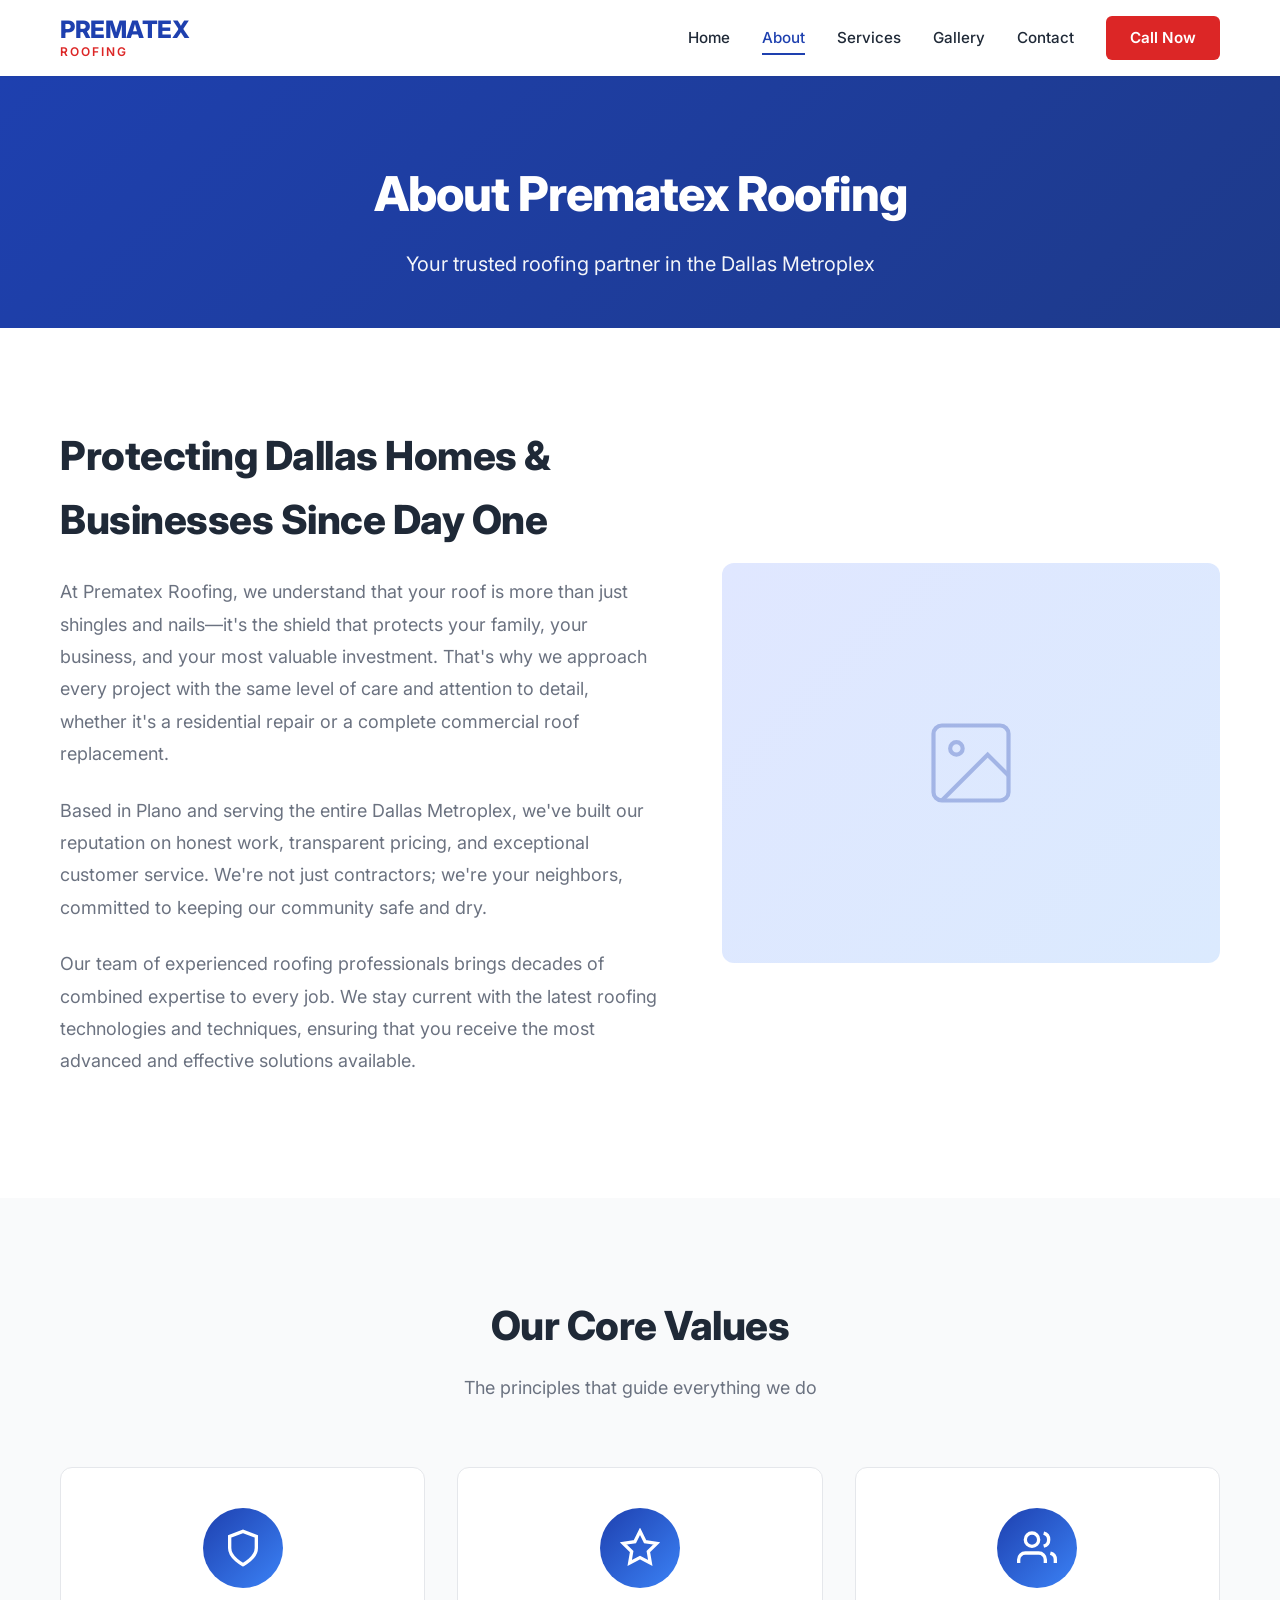
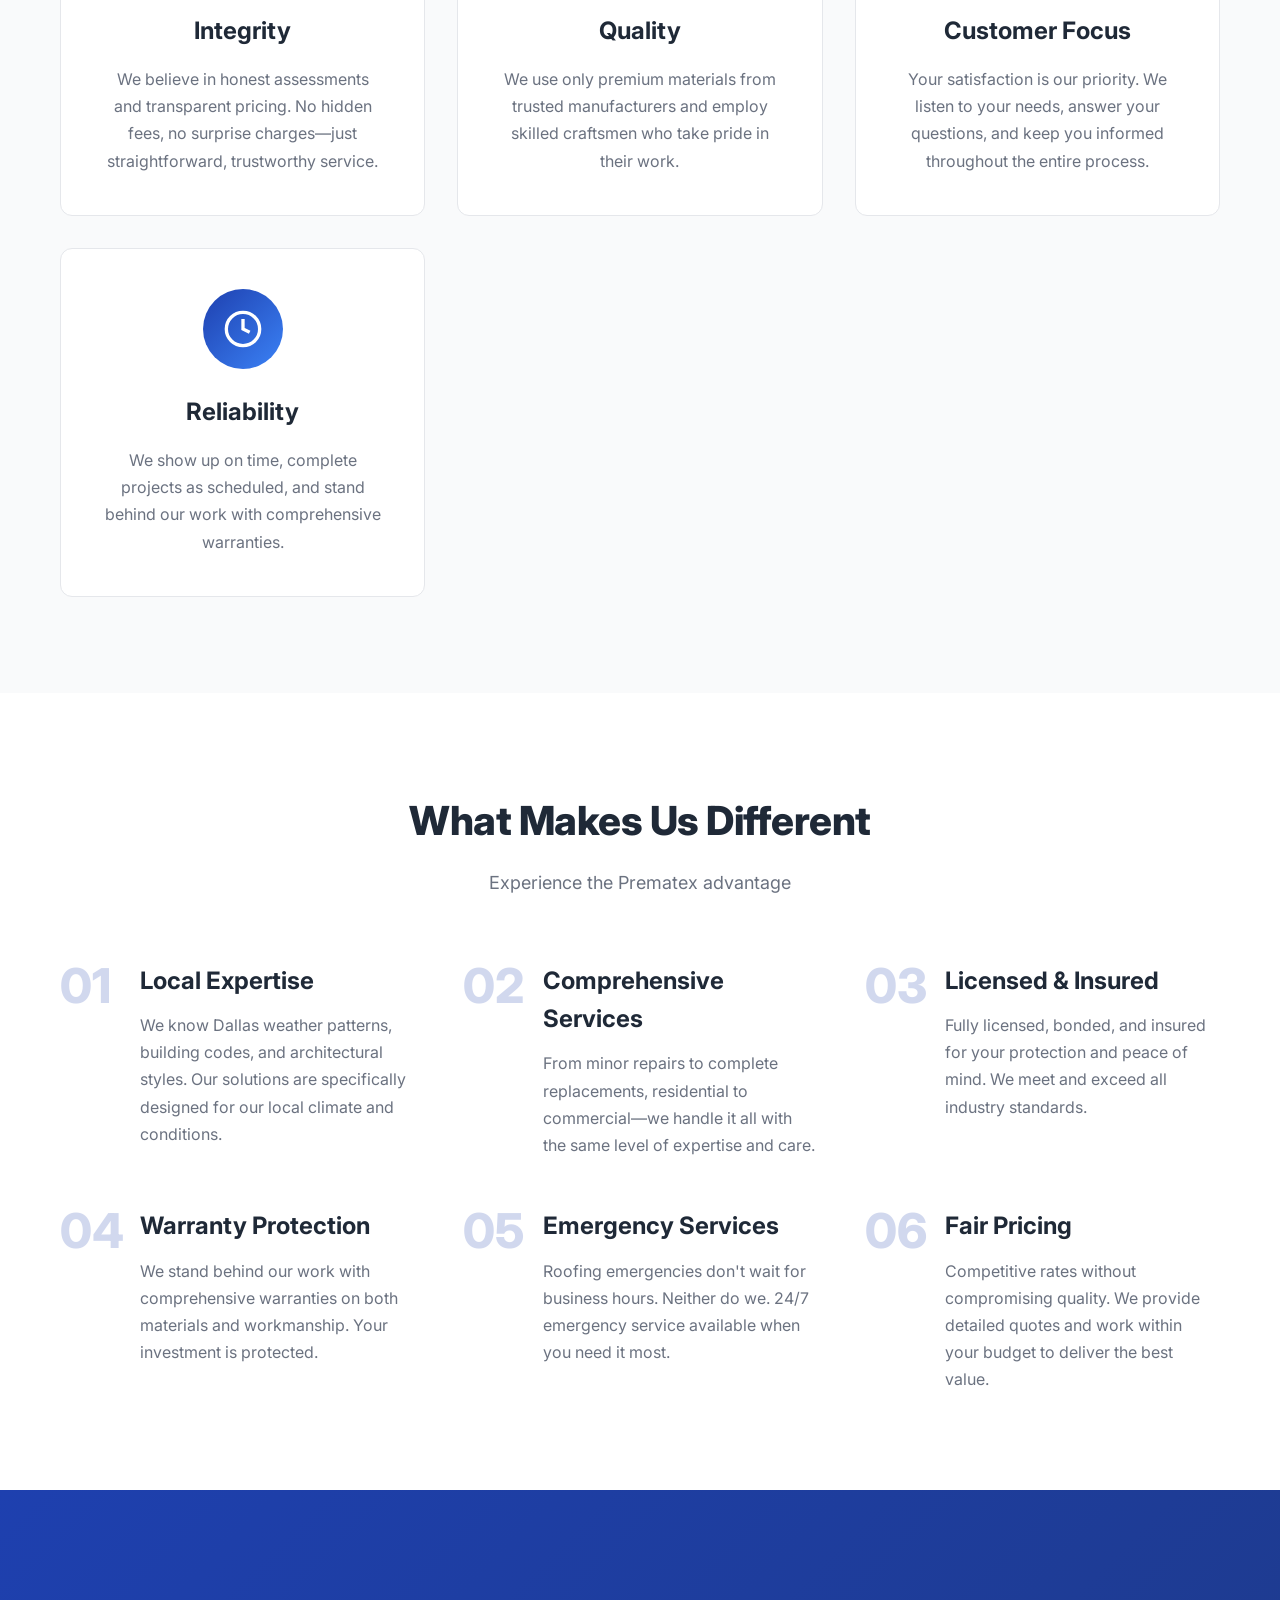
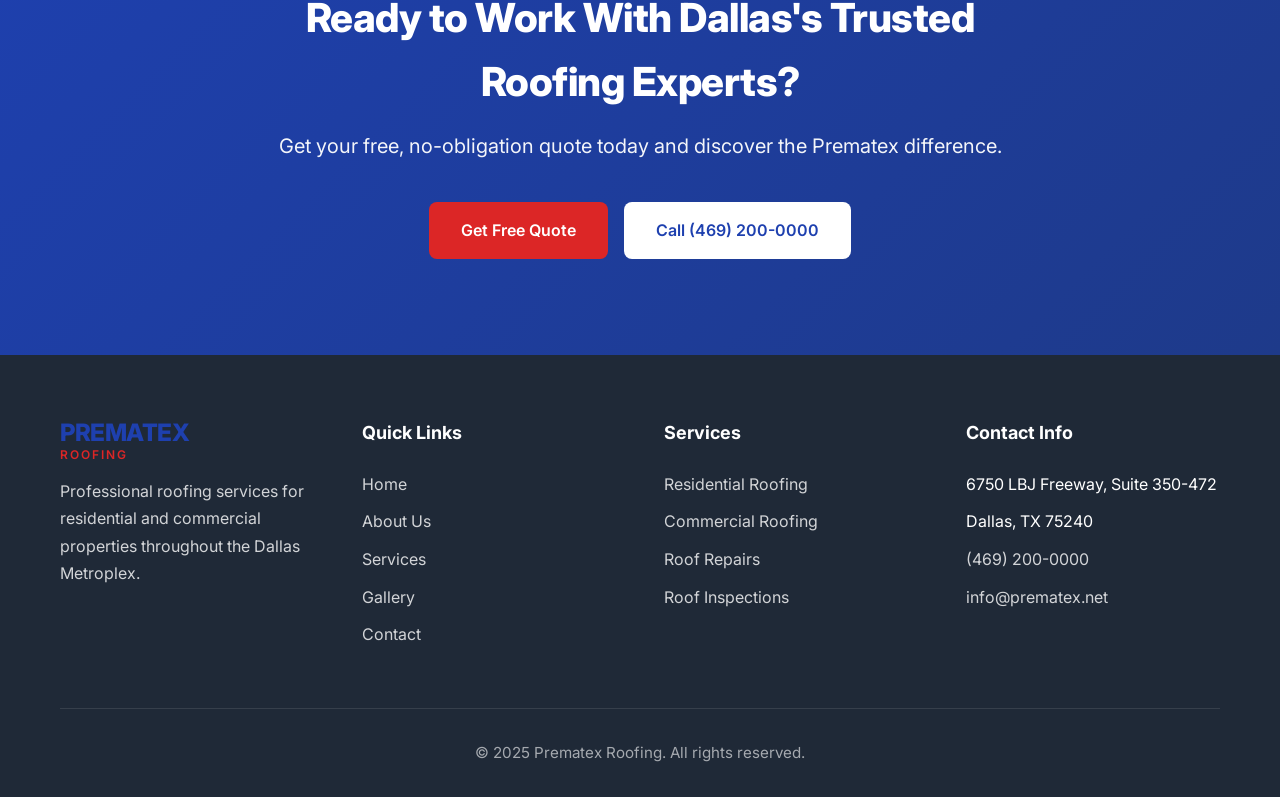
<file: about.html>
<!DOCTYPE html>
<html lang="en">
<head>
    <meta charset="UTF-8">
    <meta name="viewport" content="width=device-width, initial-scale=1.0">
    <meta name="description" content="Learn about Prematex Roofing - Your trusted roofing partner in Dallas Metroplex with years of experience in residential and commercial roofing.">
    <title>About Us | Prematex Roofing</title>
    <link rel="stylesheet" href="styles.css">
    <link rel="preconnect" href="https://fonts.googleapis.com">
    <link rel="preconnect" href="https://fonts.gstatic.com" crossorigin>
    <link href="https://fonts.googleapis.com/css2?family=Inter:wght@300;400;500;600;700;800&display=swap" rel="stylesheet">
</head>
<body>
    <!-- Navigation -->
    <nav class="navbar" id="navbar">
        <div class="container">
            <div class="nav-wrapper">
                <div class="logo">
                    <a href="index.html">
                        <span class="logo-text">PREMATEX</span>
                        <span class="logo-subtext">ROOFING</span>
                    </a>
                </div>
                <div class="nav-menu" id="navMenu">
                    <a href="index.html" class="nav-link">Home</a>
                    <a href="about.html" class="nav-link active">About</a>
                    <a href="services.html" class="nav-link">Services</a>
                    <a href="gallery.html" class="nav-link">Gallery</a>
                    <a href="contact.html" class="nav-link">Contact</a>
                    <a href="tel:+14692000000" class="nav-cta">Call Now</a>
                </div>
                <div class="hamburger" id="hamburger">
                    <span></span>
                    <span></span>
                    <span></span>
                </div>
            </div>
        </div>
    </nav>

    <!-- Page Header -->
    <section class="page-header">
        <div class="container">
            <h1>About Prematex Roofing</h1>
            <p>Your trusted roofing partner in the Dallas Metroplex</p>
        </div>
    </section>

    <!-- About Content -->
    <section class="about-content">
        <div class="container">
            <div class="about-grid">
                <div class="about-text">
                    <h2>Protecting Dallas Homes & Businesses Since Day One</h2>
                    <p>At Prematex Roofing, we understand that your roof is more than just shingles and nails—it's the shield that protects your family, your business, and your most valuable investment. That's why we approach every project with the same level of care and attention to detail, whether it's a residential repair or a complete commercial roof replacement.</p>
                    <p>Based in Plano and serving the entire Dallas Metroplex, we've built our reputation on honest work, transparent pricing, and exceptional customer service. We're not just contractors; we're your neighbors, committed to keeping our community safe and dry.</p>
                    <p>Our team of experienced roofing professionals brings decades of combined expertise to every job. We stay current with the latest roofing technologies and techniques, ensuring that you receive the most advanced and effective solutions available.</p>
                </div>
                <div class="about-image">
                    <div class="image-placeholder">
                        <svg width="100" height="100" viewBox="0 0 24 24" fill="none" stroke="currentColor" stroke-width="1">
                            <rect x="3" y="3" width="18" height="18" rx="2" ry="2"></rect>
                            <circle cx="8.5" cy="8.5" r="1.5"></circle>
                            <polyline points="21 15 16 10 5 21"></polyline>
                        </svg>
                    </div>
                </div>
            </div>
        </div>
    </section>

    <!-- Our Values -->
    <section class="our-values">
        <div class="container">
            <div class="section-header">
                <h2>Our Core Values</h2>
                <p>The principles that guide everything we do</p>
            </div>
            <div class="values-grid">
                <div class="value-card">
                    <div class="value-icon">
                        <svg width="40" height="40" viewBox="0 0 24 24" fill="none" stroke="currentColor" stroke-width="2">
                            <path d="M12 22s8-4 8-10V5l-8-3-8 3v7c0 6 8 10 8 10z"></path>
                        </svg>
                    </div>
                    <h3>Integrity</h3>
                    <p>We believe in honest assessments and transparent pricing. No hidden fees, no surprise charges—just straightforward, trustworthy service.</p>
                </div>
                <div class="value-card">
                    <div class="value-icon">
                        <svg width="40" height="40" viewBox="0 0 24 24" fill="none" stroke="currentColor" stroke-width="2">
                            <polygon points="12 2 15.09 8.26 22 9.27 17 14.14 18.18 21.02 12 17.77 5.82 21.02 7 14.14 2 9.27 8.91 8.26 12 2"></polygon>
                        </svg>
                    </div>
                    <h3>Quality</h3>
                    <p>We use only premium materials from trusted manufacturers and employ skilled craftsmen who take pride in their work.</p>
                </div>
                <div class="value-card">
                    <div class="value-icon">
                        <svg width="40" height="40" viewBox="0 0 24 24" fill="none" stroke="currentColor" stroke-width="2">
                            <path d="M17 21v-2a4 4 0 0 0-4-4H5a4 4 0 0 0-4 4v2"></path>
                            <circle cx="9" cy="7" r="4"></circle>
                            <path d="M23 21v-2a4 4 0 0 0-3-3.87"></path>
                            <path d="M16 3.13a4 4 0 0 1 0 7.75"></path>
                        </svg>
                    </div>
                    <h3>Customer Focus</h3>
                    <p>Your satisfaction is our priority. We listen to your needs, answer your questions, and keep you informed throughout the entire process.</p>
                </div>
                <div class="value-card">
                    <div class="value-icon">
                        <svg width="40" height="40" viewBox="0 0 24 24" fill="none" stroke="currentColor" stroke-width="2">
                            <circle cx="12" cy="12" r="10"></circle>
                            <polyline points="12 6 12 12 16 14"></polyline>
                        </svg>
                    </div>
                    <h3>Reliability</h3>
                    <p>We show up on time, complete projects as scheduled, and stand behind our work with comprehensive warranties.</p>
                </div>
            </div>
        </div>
    </section>

    <!-- Why Choose Us -->
    <section class="why-different">
        <div class="container">
            <div class="section-header">
                <h2>What Makes Us Different</h2>
                <p>Experience the Prematex advantage</p>
            </div>
            <div class="different-grid">
                <div class="different-item">
                    <div class="different-number">01</div>
                    <h3>Local Expertise</h3>
                    <p>We know Dallas weather patterns, building codes, and architectural styles. Our solutions are specifically designed for our local climate and conditions.</p>
                </div>
                <div class="different-item">
                    <div class="different-number">02</div>
                    <h3>Comprehensive Services</h3>
                    <p>From minor repairs to complete replacements, residential to commercial—we handle it all with the same level of expertise and care.</p>
                </div>
                <div class="different-item">
                    <div class="different-number">03</div>
                    <h3>Licensed & Insured</h3>
                    <p>Fully licensed, bonded, and insured for your protection and peace of mind. We meet and exceed all industry standards.</p>
                </div>
                <div class="different-item">
                    <div class="different-number">04</div>
                    <h3>Warranty Protection</h3>
                    <p>We stand behind our work with comprehensive warranties on both materials and workmanship. Your investment is protected.</p>
                </div>
                <div class="different-item">
                    <div class="different-number">05</div>
                    <h3>Emergency Services</h3>
                    <p>Roofing emergencies don't wait for business hours. Neither do we. 24/7 emergency service available when you need it most.</p>
                </div>
                <div class="different-item">
                    <div class="different-number">06</div>
                    <h3>Fair Pricing</h3>
                    <p>Competitive rates without compromising quality. We provide detailed quotes and work within your budget to deliver the best value.</p>
                </div>
            </div>
        </div>
    </section>

    <!-- CTA Section -->
    <section class="cta-section">
        <div class="container">
            <div class="cta-content">
                <h2>Ready to Work With Dallas's Trusted Roofing Experts?</h2>
                <p>Get your free, no-obligation quote today and discover the Prematex difference.</p>
                <div class="cta-buttons">
                    <a href="contact.html" class="btn btn-primary">Get Free Quote</a>
                    <a href="tel:+14692000000" class="btn btn-secondary">Call (469) 200-0000</a>
                </div>
            </div>
        </div>
    </section>

    <!-- Footer -->
    <footer class="footer">
        <div class="container">
            <div class="footer-content">
                <div class="footer-col">
                    <div class="footer-logo">
                        <span class="logo-text">PREMATEX</span>
                        <span class="logo-subtext">ROOFING</span>
                    </div>
                    <p>Professional roofing services for residential and commercial properties throughout the Dallas Metroplex.</p>
                </div>
                <div class="footer-col">
                    <h4>Quick Links</h4>
                    <ul>
                        <li><a href="index.html">Home</a></li>
                        <li><a href="about.html">About Us</a></li>
                        <li><a href="services.html">Services</a></li>
                        <li><a href="gallery.html">Gallery</a></li>
                        <li><a href="contact.html">Contact</a></li>
                    </ul>
                </div>
                <div class="footer-col">
                    <h4>Services</h4>
                    <ul>
                        <li><a href="services.html#residential">Residential Roofing</a></li>
                        <li><a href="services.html#commercial">Commercial Roofing</a></li>
                        <li><a href="services.html#repairs">Roof Repairs</a></li>
                        <li><a href="services.html#inspections">Roof Inspections</a></li>
                    </ul>
                </div>
                <div class="footer-col">
                    <h4>Contact Info</h4>
                    <ul>
                        <li>6750 LBJ Freeway, Suite 350-472</li>
                        <li>Dallas, TX 75240</li>
                        <li><a href="tel:+14692000000">(469) 200-0000</a></li>
                        <li><a href="mailto:info@prematex.net">info@prematex.net</a></li>
                    </ul>
                </div>
            </div>
            <div class="footer-bottom">
                <p>&copy; 2025 Prematex Roofing. All rights reserved.</p>
            </div>
        </div>
    </footer>

    <script src="script.js"></script>
</body>
</html>
</file>
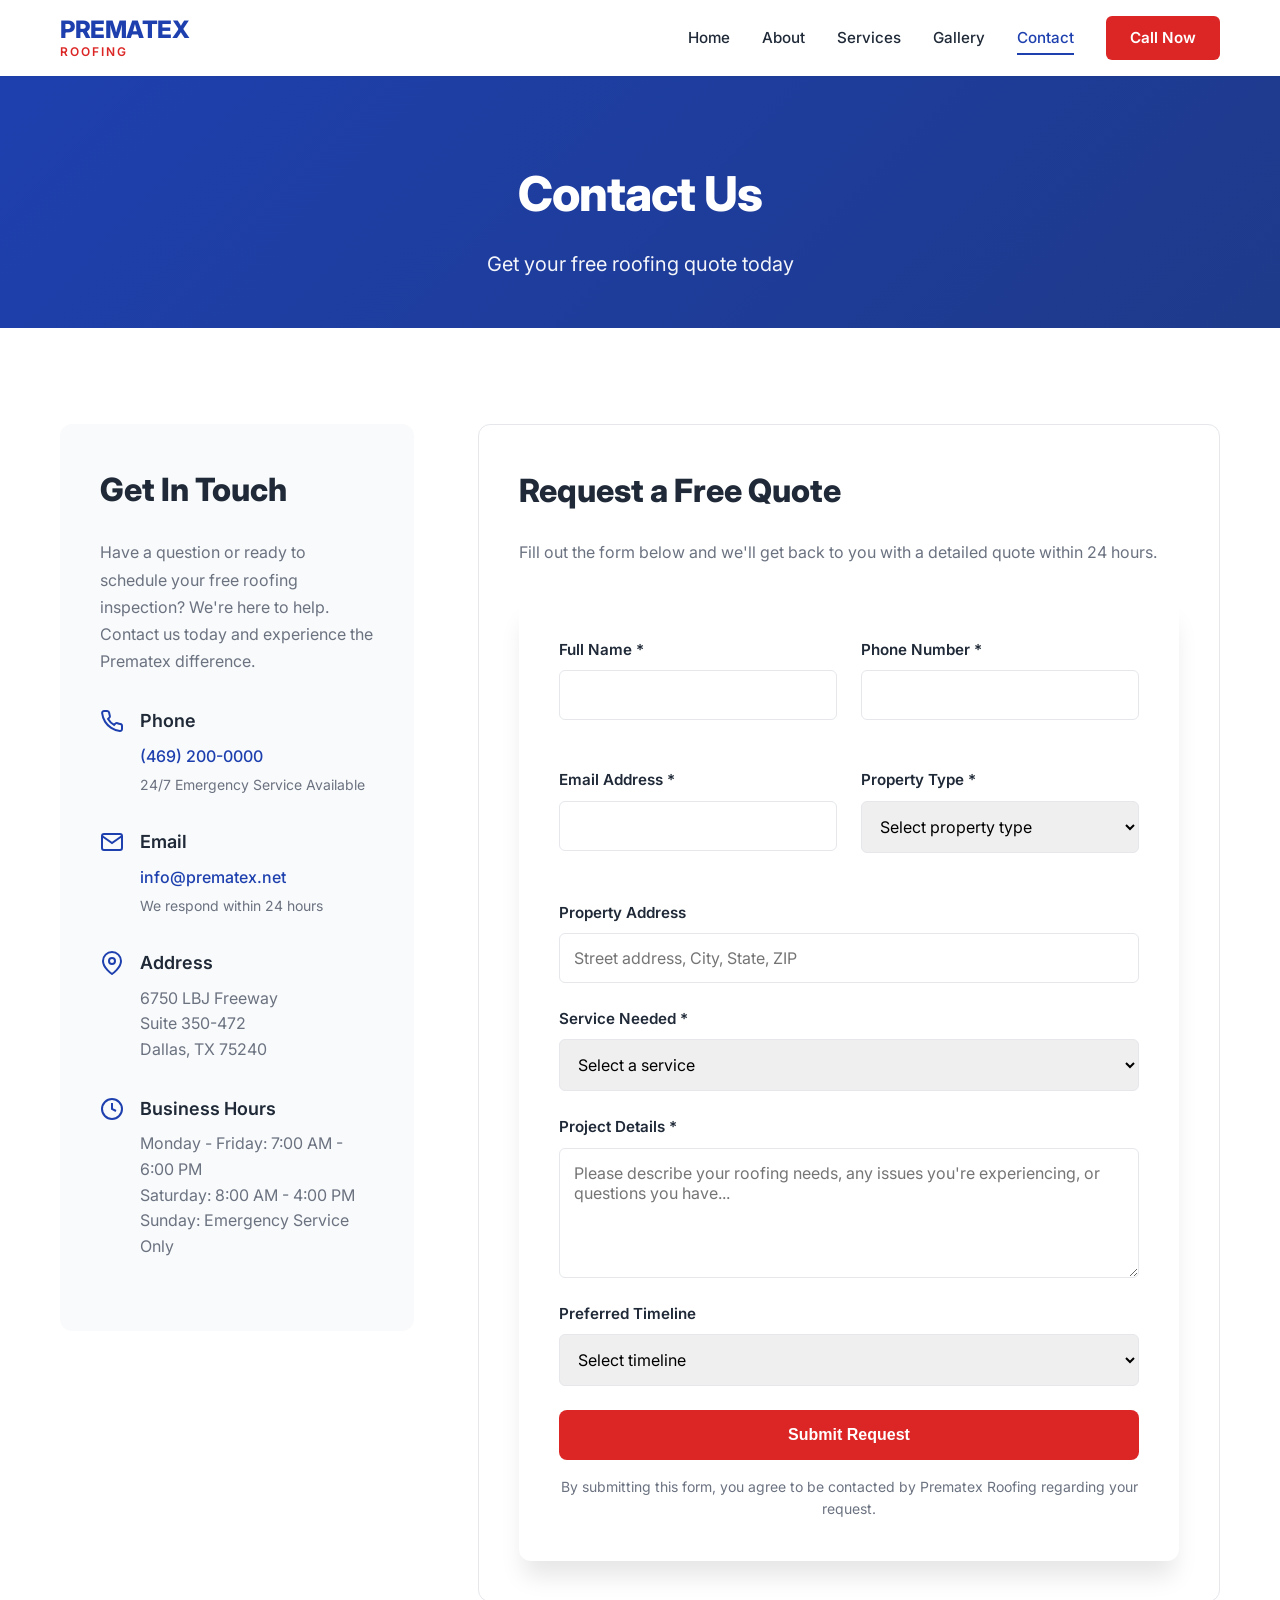
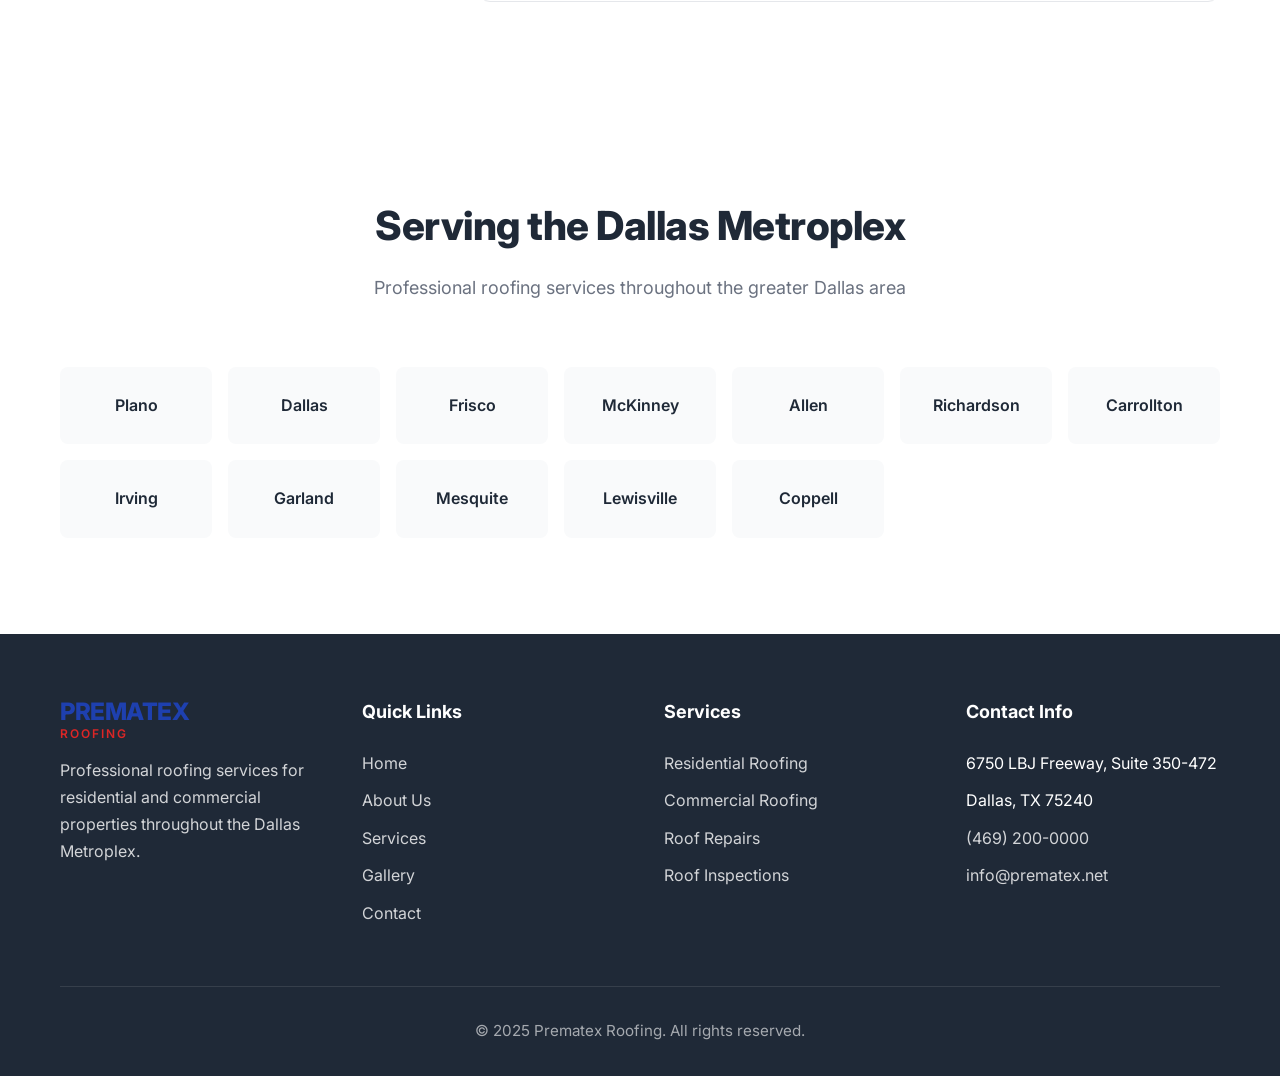
<file: contact.html>
<!DOCTYPE html>
<html lang="en">
<head>
    <meta charset="UTF-8">
    <meta name="viewport" content="width=device-width, initial-scale=1.0">
    <meta name="description" content="Contact Prematex Roofing for a free quote. Serving Dallas Metroplex with professional roofing services.">
    <title>Contact Us | Prematex Roofing</title>
    <link rel="stylesheet" href="styles.css">
    <link rel="preconnect" href="https://fonts.googleapis.com">
    <link rel="preconnect" href="https://fonts.gstatic.com" crossorigin>
    <link href="https://fonts.googleapis.com/css2?family=Inter:wght@300;400;500;600;700;800&display=swap" rel="stylesheet">
</head>
<body>
    <!-- Navigation -->
    <nav class="navbar" id="navbar">
        <div class="container">
            <div class="nav-wrapper">
                <div class="logo">
                    <a href="index.html">
                        <span class="logo-text">PREMATEX</span>
                        <span class="logo-subtext">ROOFING</span>
                    </a>
                </div>
                <div class="nav-menu" id="navMenu">
                    <a href="index.html" class="nav-link">Home</a>
                    <a href="about.html" class="nav-link">About</a>
                    <a href="services.html" class="nav-link">Services</a>
                    <a href="gallery.html" class="nav-link">Gallery</a>
                    <a href="contact.html" class="nav-link active">Contact</a>
                    <a href="tel:+14692000000" class="nav-cta">Call Now</a>
                </div>
                <div class="hamburger" id="hamburger">
                    <span></span>
                    <span></span>
                    <span></span>
                </div>
            </div>
        </div>
    </nav>

    <!-- Page Header -->
    <section class="page-header">
        <div class="container">
            <h1>Contact Us</h1>
            <p>Get your free roofing quote today</p>
        </div>
    </section>

    <!-- Contact Section -->
    <section class="contact-section">
        <div class="container">
            <div class="contact-grid">
                <div class="contact-info-card">
                    <h2>Get In Touch</h2>
                    <p style="color: var(--text-light); margin-bottom: 2rem; line-height: 1.7;">Have a question or ready to schedule your free roofing inspection? We're here to help. Contact us today and experience the Prematex difference.</p>
                    
                    <div class="contact-info-item">
                        <svg width="24" height="24" viewBox="0 0 24 24" fill="none" stroke="currentColor" stroke-width="2">
                            <path d="M22 16.92v3a2 2 0 0 1-2.18 2 19.79 19.79 0 0 1-8.63-3.07 19.5 19.5 0 0 1-6-6 19.79 19.79 0 0 1-3.07-8.67A2 2 0 0 1 4.11 2h3a2 2 0 0 1 2 1.72 12.84 12.84 0 0 0 .7 2.81 2 2 0 0 1-.45 2.11L8.09 9.91a16 16 0 0 0 6 6l1.27-1.27a2 2 0 0 1 2.11-.45 12.84 12.84 0 0 0 2.81.7A2 2 0 0 1 22 16.92z"></path>
                        </svg>
                        <div>
                            <h3>Phone</h3>
                            <p><a href="tel:+14692000000">(469) 200-0000</a></p>
                            <p style="font-size: 0.875rem; margin-top: 0.25rem;">24/7 Emergency Service Available</p>
                        </div>
                    </div>

                    <div class="contact-info-item">
                        <svg width="24" height="24" viewBox="0 0 24 24" fill="none" stroke="currentColor" stroke-width="2">
                            <path d="M4 4h16c1.1 0 2 .9 2 2v12c0 1.1-.9 2-2 2H4c-1.1 0-2-.9-2-2V6c0-1.1.9-2 2-2z"></path>
                            <polyline points="22,6 12,13 2,6"></polyline>
                        </svg>
                        <div>
                            <h3>Email</h3>
                            <p><a href="mailto:info@prematex.net">info@prematex.net</a></p>
                            <p style="font-size: 0.875rem; margin-top: 0.25rem;">We respond within 24 hours</p>
                        </div>
                    </div>

                    <div class="contact-info-item">
                        <svg width="24" height="24" viewBox="0 0 24 24" fill="none" stroke="currentColor" stroke-width="2">
                            <path d="M21 10c0 7-9 13-9 13s-9-6-9-13a9 9 0 0 1 18 0z"></path>
                            <circle cx="12" cy="10" r="3"></circle>
                        </svg>
                        <div>
                            <h3>Address</h3>
                            <p>6750 LBJ Freeway<br>Suite 350-472<br>Dallas, TX 75240</p>
                        </div>
                    </div>

                    <div class="contact-info-item">
                        <svg width="24" height="24" viewBox="0 0 24 24" fill="none" stroke="currentColor" stroke-width="2">
                            <circle cx="12" cy="12" r="10"></circle>
                            <polyline points="12 6 12 12 16 14"></polyline>
                        </svg>
                        <div>
                            <h3>Business Hours</h3>
                            <p>Monday - Friday: 7:00 AM - 6:00 PM<br>
                            Saturday: 8:00 AM - 4:00 PM<br>
                            Sunday: Emergency Service Only</p>
                        </div>
                    </div>
                </div>

                <div class="contact-form-wrapper">
                    <h2>Request a Free Quote</h2>
                    <p style="color: var(--text-light); margin-bottom: 2rem;">Fill out the form below and we'll get back to you with a detailed quote within 24 hours.</p>
                    
                    <form class="quote-form" id="contactForm">
                        <div class="form-row">
                            <div class="form-group">
                                <label for="name">Full Name *</label>
                                <input type="text" id="name" name="name" required>
                            </div>
                            <div class="form-group">
                                <label for="phone">Phone Number *</label>
                                <input type="tel" id="phone" name="phone" required>
                            </div>
                        </div>
                        <div class="form-row">
                            <div class="form-group">
                                <label for="email">Email Address *</label>
                                <input type="email" id="email" name="email" required>
                            </div>
                            <div class="form-group">
                                <label for="property">Property Type *</label>
                                <select id="property" name="property" required>
                                    <option value="">Select property type</option>
                                    <option value="residential">Residential</option>
                                    <option value="commercial">Commercial</option>
                                </select>
                            </div>
                        </div>
                        <div class="form-group">
                            <label for="address">Property Address</label>
                            <input type="text" id="address" name="address" placeholder="Street address, City, State, ZIP">
                        </div>
                        <div class="form-group">
                            <label for="service">Service Needed *</label>
                            <select id="service" name="service" required>
                                <option value="">Select a service</option>
                                <option value="new-installation">New Roof Installation</option>
                                <option value="replacement">Roof Replacement</option>
                                <option value="repair">Roof Repair</option>
                                <option value="inspection">Roof Inspection</option>
                                <option value="emergency">Emergency Service</option>
                                <option value="other">Other</option>
                            </select>
                        </div>
                        <div class="form-group">
                            <label for="message">Project Details *</label>
                            <textarea id="message" name="message" rows="5" placeholder="Please describe your roofing needs, any issues you're experiencing, or questions you have..." required></textarea>
                        </div>
                        <div class="form-group">
                            <label for="timeline">Preferred Timeline</label>
                            <select id="timeline" name="timeline">
                                <option value="">Select timeline</option>
                                <option value="asap">As soon as possible</option>
                                <option value="1-2weeks">1-2 weeks</option>
                                <option value="1month">Within 1 month</option>
                                <option value="flexible">Flexible</option>
                            </select>
                        </div>
                        <button type="submit" class="btn btn-primary btn-full">Submit Request</button>
                        <p style="font-size: 0.875rem; color: var(--text-light); margin-top: 1rem; text-align: center;">By submitting this form, you agree to be contacted by Prematex Roofing regarding your request.</p>
                    </form>
                </div>
            </div>
        </div>
    </section>

    <!-- Service Areas -->
    <section class="service-areas">
        <div class="container">
            <div class="section-header">
                <h2>Serving the Dallas Metroplex</h2>
                <p>Professional roofing services throughout the greater Dallas area</p>
            </div>
            <div class="areas-grid">
                <div class="area-item">Plano</div>
                <div class="area-item">Dallas</div>
                <div class="area-item">Frisco</div>
                <div class="area-item">McKinney</div>
                <div class="area-item">Allen</div>
                <div class="area-item">Richardson</div>
                <div class="area-item">Carrollton</div>
                <div class="area-item">Irving</div>
                <div class="area-item">Garland</div>
                <div class="area-item">Mesquite</div>
                <div class="area-item">Lewisville</div>
                <div class="area-item">Coppell</div>
            </div>
        </div>
    </section>

    <!-- Footer -->
    <footer class="footer">
        <div class="container">
            <div class="footer-content">
                <div class="footer-col">
                    <div class="footer-logo">
                        <span class="logo-text">PREMATEX</span>
                        <span class="logo-subtext">ROOFING</span>
                    </div>
                    <p>Professional roofing services for residential and commercial properties throughout the Dallas Metroplex.</p>
                </div>
                <div class="footer-col">
                    <h4>Quick Links</h4>
                    <ul>
                        <li><a href="index.html">Home</a></li>
                        <li><a href="about.html">About Us</a></li>
                        <li><a href="services.html">Services</a></li>
                        <li><a href="gallery.html">Gallery</a></li>
                        <li><a href="contact.html">Contact</a></li>
                    </ul>
                </div>
                <div class="footer-col">
                    <h4>Services</h4>
                    <ul>
                        <li><a href="services.html#residential">Residential Roofing</a></li>
                        <li><a href="services.html#commercial">Commercial Roofing</a></li>
                        <li><a href="services.html#repairs">Roof Repairs</a></li>
                        <li><a href="services.html#inspections">Roof Inspections</a></li>
                    </ul>
                </div>
                <div class="footer-col">
                    <h4>Contact Info</h4>
                    <ul>
                        <li>6750 LBJ Freeway, Suite 350-472</li>
                        <li>Dallas, TX 75240</li>
                        <li><a href="tel:+14692000000">(469) 200-0000</a></li>
                        <li><a href="mailto:info@prematex.net">info@prematex.net</a></li>
                    </ul>
                </div>
            </div>
            <div class="footer-bottom">
                <p>&copy; 2025 Prematex Roofing. All rights reserved.</p>
            </div>
        </div>
    </footer>

    <script src="script.js"></script>
</body>
</html>
</file>
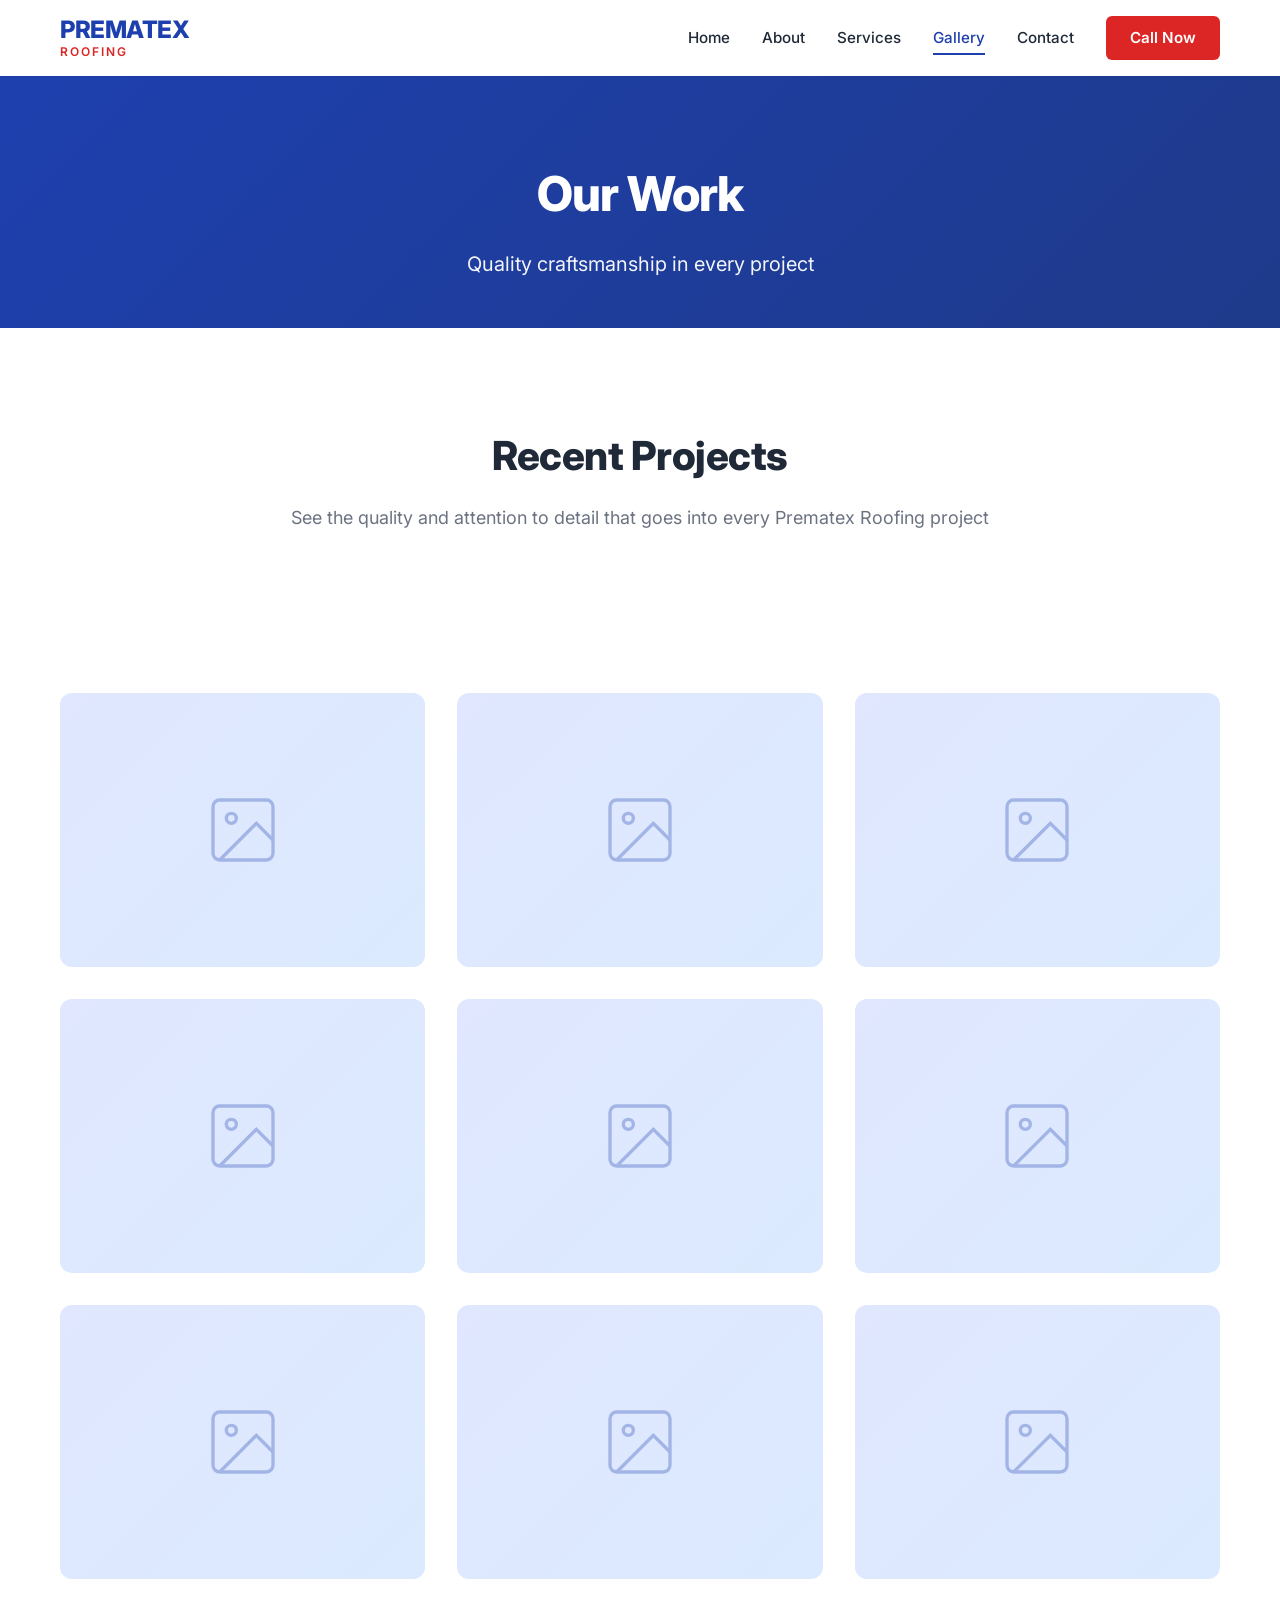
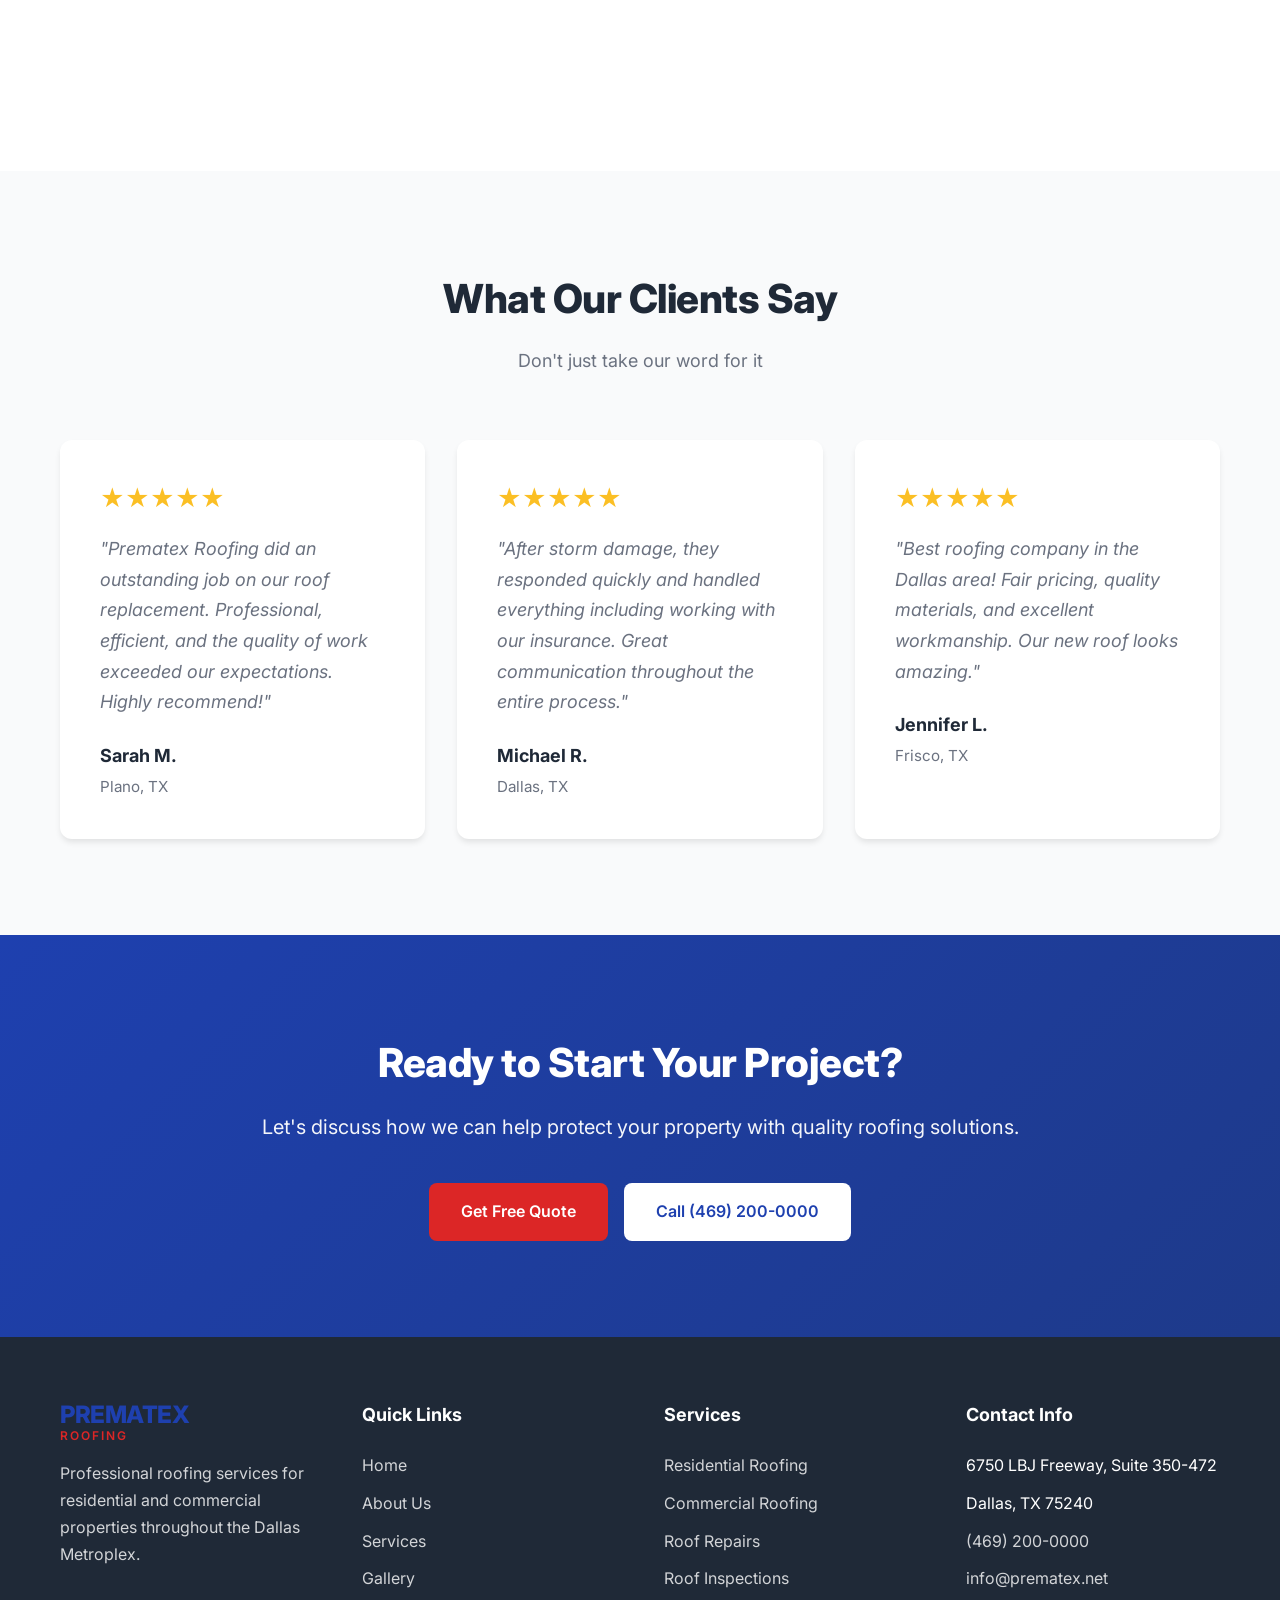
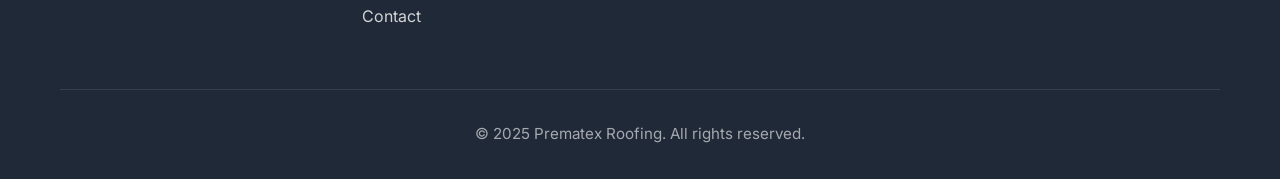
<file: gallery.html>
<!DOCTYPE html>
<html lang="en">
<head>
    <meta charset="UTF-8">
    <meta name="viewport" content="width=device-width, initial-scale=1.0">
    <meta name="description" content="View our portfolio of completed roofing projects in Dallas Metroplex. Quality workmanship by Prematex Roofing.">
    <title>Project Gallery | Prematex Roofing</title>
    <link rel="stylesheet" href="styles.css">
    <link rel="preconnect" href="https://fonts.googleapis.com">
    <link rel="preconnect" href="https://fonts.gstatic.com" crossorigin>
    <link href="https://fonts.googleapis.com/css2?family=Inter:wght@300;400;500;600;700;800&display=swap" rel="stylesheet">
</head>
<body>
    <!-- Navigation -->
    <nav class="navbar" id="navbar">
        <div class="container">
            <div class="nav-wrapper">
                <div class="logo">
                    <a href="index.html">
                        <span class="logo-text">PREMATEX</span>
                        <span class="logo-subtext">ROOFING</span>
                    </a>
                </div>
                <div class="nav-menu" id="navMenu">
                    <a href="index.html" class="nav-link">Home</a>
                    <a href="about.html" class="nav-link">About</a>
                    <a href="services.html" class="nav-link">Services</a>
                    <a href="gallery.html" class="nav-link active">Gallery</a>
                    <a href="contact.html" class="nav-link">Contact</a>
                    <a href="tel:+14692000000" class="nav-cta">Call Now</a>
                </div>
                <div class="hamburger" id="hamburger">
                    <span></span>
                    <span></span>
                    <span></span>
                </div>
            </div>
        </div>
    </nav>

    <!-- Page Header -->
    <section class="page-header">
        <div class="container">
            <h1>Our Work</h1>
            <p>Quality craftsmanship in every project</p>
        </div>
    </section>

    <!-- Gallery Section -->
    <section class="gallery-section">
        <div class="container">
            <div class="section-header">
                <h2>Recent Projects</h2>
                <p>See the quality and attention to detail that goes into every Prematex Roofing project</p>
            </div>
            <div class="gallery-grid">
                <div class="gallery-item">
                    <svg width="80" height="80" viewBox="0 0 24 24" fill="none" stroke="currentColor" stroke-width="1">
                        <rect x="3" y="3" width="18" height="18" rx="2" ry="2"></rect>
                        <circle cx="8.5" cy="8.5" r="1.5"></circle>
                        <polyline points="21 15 16 10 5 21"></polyline>
                    </svg>
                    <div class="gallery-caption">
                        <h3>Residential Roof Replacement</h3>
                        <p>Plano, TX - Asphalt Shingle</p>
                    </div>
                </div>
                <div class="gallery-item">
                    <svg width="80" height="80" viewBox="0 0 24 24" fill="none" stroke="currentColor" stroke-width="1">
                        <rect x="3" y="3" width="18" height="18" rx="2" ry="2"></rect>
                        <circle cx="8.5" cy="8.5" r="1.5"></circle>
                        <polyline points="21 15 16 10 5 21"></polyline>
                    </svg>
                    <div class="gallery-caption">
                        <h3>Commercial Flat Roof</h3>
                        <p>Dallas, TX - TPO Membrane</p>
                    </div>
                </div>
                <div class="gallery-item">
                    <svg width="80" height="80" viewBox="0 0 24 24" fill="none" stroke="currentColor" stroke-width="1">
                        <rect x="3" y="3" width="18" height="18" rx="2" ry="2"></rect>
                        <circle cx="8.5" cy="8.5" r="1.5"></circle>
                        <polyline points="21 15 16 10 5 21"></polyline>
                    </svg>
                    <div class="gallery-caption">
                        <h3>Storm Damage Repair</h3>
                        <p>Frisco, TX - Emergency Service</p>
                    </div>
                </div>
                <div class="gallery-item">
                    <svg width="80" height="80" viewBox="0 0 24 24" fill="none" stroke="currentColor" stroke-width="1">
                        <rect x="3" y="3" width="18" height="18" rx="2" ry="2"></rect>
                        <circle cx="8.5" cy="8.5" r="1.5"></circle>
                        <polyline points="21 15 16 10 5 21"></polyline>
                    </svg>
                    <div class="gallery-caption">
                        <h3>Metal Roof Installation</h3>
                        <p>McKinney, TX - Standing Seam</p>
                    </div>
                </div>
                <div class="gallery-item">
                    <svg width="80" height="80" viewBox="0 0 24 24" fill="none" stroke="currentColor" stroke-width="1">
                        <rect x="3" y="3" width="18" height="18" rx="2" ry="2"></rect>
                        <circle cx="8.5" cy="8.5" r="1.5"></circle>
                        <polyline points="21 15 16 10 5 21"></polyline>
                    </svg>
                    <div class="gallery-caption">
                        <h3>Residential Re-Roof</h3>
                        <p>Allen, TX - Architectural Shingles</p>
                    </div>
                </div>
                <div class="gallery-item">
                    <svg width="80" height="80" viewBox="0 0 24 24" fill="none" stroke="currentColor" stroke-width="1">
                        <rect x="3" y="3" width="18" height="18" rx="2" ry="2"></rect>
                        <circle cx="8.5" cy="8.5" r="1.5"></circle>
                        <polyline points="21 15 16 10 5 21"></polyline>
                    </svg>
                    <div class="gallery-caption">
                        <h3>Commercial Building</h3>
                        <p>Richardson, TX - Modified Bitumen</p>
                    </div>
                </div>
                <div class="gallery-item">
                    <svg width="80" height="80" viewBox="0 0 24 24" fill="none" stroke="currentColor" stroke-width="1">
                        <rect x="3" y="3" width="18" height="18" rx="2" ry="2"></rect>
                        <circle cx="8.5" cy="8.5" r="1.5"></circle>
                        <polyline points="21 15 16 10 5 21"></polyline>
                    </svg>
                    <div class="gallery-caption">
                        <h3>Tile Roof Repair</h3>
                        <p>Carrollton, TX - Clay Tile</p>
                    </div>
                </div>
                <div class="gallery-item">
                    <svg width="80" height="80" viewBox="0 0 24 24" fill="none" stroke="currentColor" stroke-width="1">
                        <rect x="3" y="3" width="18" height="18" rx="2" ry="2"></rect>
                        <circle cx="8.5" cy="8.5" r="1.5"></circle>
                        <polyline points="21 15 16 10 5 21"></polyline>
                    </svg>
                    <div class="gallery-caption">
                        <h3>New Construction</h3>
                        <p>Irving, TX - Complete Installation</p>
                    </div>
                </div>
                <div class="gallery-item">
                    <svg width="80" height="80" viewBox="0 0 24 24" fill="none" stroke="currentColor" stroke-width="1">
                        <rect x="3" y="3" width="18" height="18" rx="2" ry="2"></rect>
                        <circle cx="8.5" cy="8.5" r="1.5"></circle>
                        <polyline points="21 15 16 10 5 21"></polyline>
                    </svg>
                    <div class="gallery-caption">
                        <h3>Gutter Installation</h3>
                        <p>Plano, TX - Seamless Gutters</p>
                    </div>
                </div>
            </div>
        </div>
    </section>

    <!-- Testimonials -->
    <section class="testimonials-section">
        <div class="container">
            <div class="section-header">
                <h2>What Our Clients Say</h2>
                <p>Don't just take our word for it</p>
            </div>
            <div class="testimonials-grid">
                <div class="testimonial-card">
                    <div class="testimonial-stars">
                        ★★★★★
                    </div>
                    <p class="testimonial-text">"Prematex Roofing did an outstanding job on our roof replacement. Professional, efficient, and the quality of work exceeded our expectations. Highly recommend!"</p>
                    <div class="testimonial-author">
                        <strong>Sarah M.</strong>
                        <span>Plano, TX</span>
                    </div>
                </div>
                <div class="testimonial-card">
                    <div class="testimonial-stars">
                        ★★★★★
                    </div>
                    <p class="testimonial-text">"After storm damage, they responded quickly and handled everything including working with our insurance. Great communication throughout the entire process."</p>
                    <div class="testimonial-author">
                        <strong>Michael R.</strong>
                        <span>Dallas, TX</span>
                    </div>
                </div>
                <div class="testimonial-card">
                    <div class="testimonial-stars">
                        ★★★★★
                    </div>
                    <p class="testimonial-text">"Best roofing company in the Dallas area! Fair pricing, quality materials, and excellent workmanship. Our new roof looks amazing."</p>
                    <div class="testimonial-author">
                        <strong>Jennifer L.</strong>
                        <span>Frisco, TX</span>
                    </div>
                </div>
            </div>
        </div>
    </section>

    <!-- CTA Section -->
    <section class="cta-section">
        <div class="container">
            <div class="cta-content">
                <h2>Ready to Start Your Project?</h2>
                <p>Let's discuss how we can help protect your property with quality roofing solutions.</p>
                <div class="cta-buttons">
                    <a href="contact.html" class="btn btn-primary">Get Free Quote</a>
                    <a href="tel:+14692000000" class="btn btn-secondary">Call (469) 200-0000</a>
                </div>
            </div>
        </div>
    </section>

    <!-- Footer -->
    <footer class="footer">
        <div class="container">
            <div class="footer-content">
                <div class="footer-col">
                    <div class="footer-logo">
                        <span class="logo-text">PREMATEX</span>
                        <span class="logo-subtext">ROOFING</span>
                    </div>
                    <p>Professional roofing services for residential and commercial properties throughout the Dallas Metroplex.</p>
                </div>
                <div class="footer-col">
                    <h4>Quick Links</h4>
                    <ul>
                        <li><a href="index.html">Home</a></li>
                        <li><a href="about.html">About Us</a></li>
                        <li><a href="services.html">Services</a></li>
                        <li><a href="gallery.html">Gallery</a></li>
                        <li><a href="contact.html">Contact</a></li>
                    </ul>
                </div>
                <div class="footer-col">
                    <h4>Services</h4>
                    <ul>
                        <li><a href="services.html#residential">Residential Roofing</a></li>
                        <li><a href="services.html#commercial">Commercial Roofing</a></li>
                        <li><a href="services.html#repairs">Roof Repairs</a></li>
                        <li><a href="services.html#inspections">Roof Inspections</a></li>
                    </ul>
                </div>
                <div class="footer-col">
                    <h4>Contact Info</h4>
                    <ul>
                        <li>6750 LBJ Freeway, Suite 350-472</li>
                        <li>Dallas, TX 75240</li>
                        <li><a href="tel:+14692000000">(469) 200-0000</a></li>
                        <li><a href="mailto:info@prematex.net">info@prematex.net</a></li>
                    </ul>
                </div>
            </div>
            <div class="footer-bottom">
                <p>&copy; 2025 Prematex Roofing. All rights reserved.</p>
            </div>
        </div>
    </footer>

    <script src="script.js"></script>
</body>
</html>
</file>
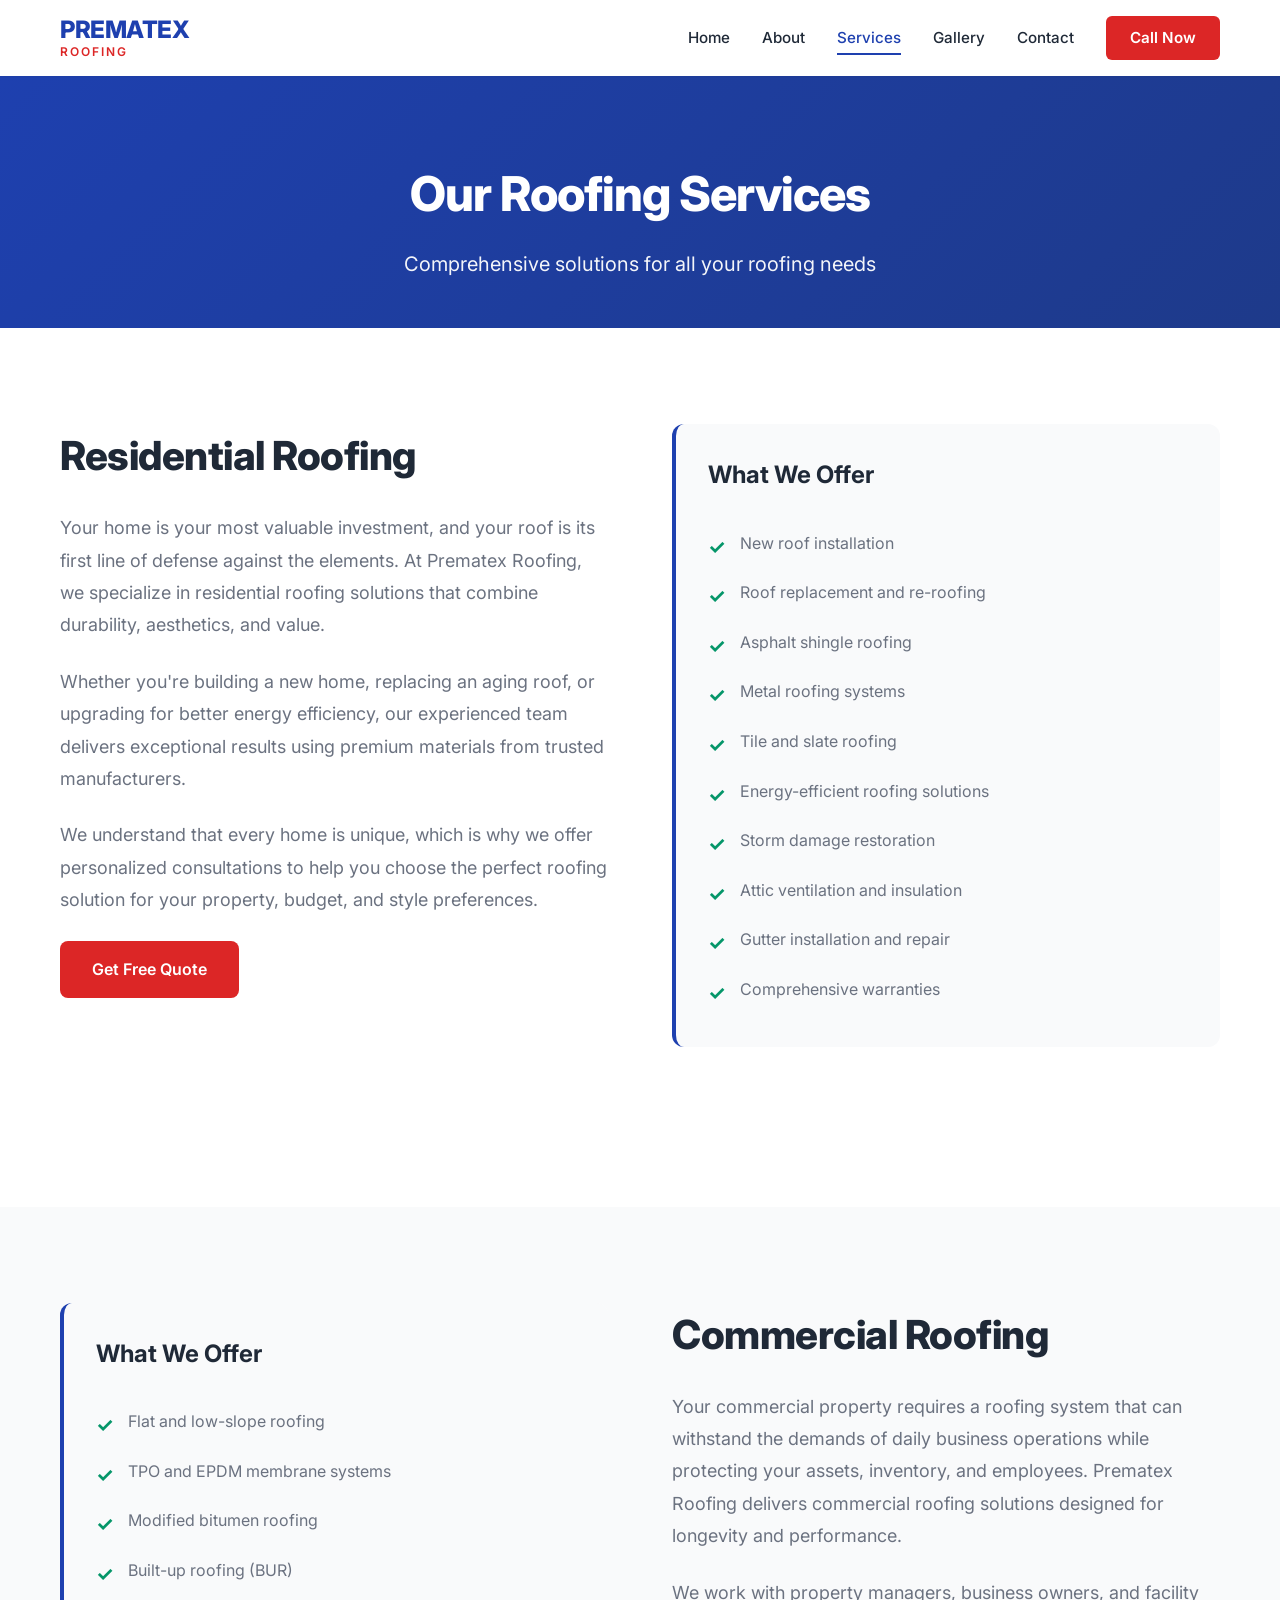
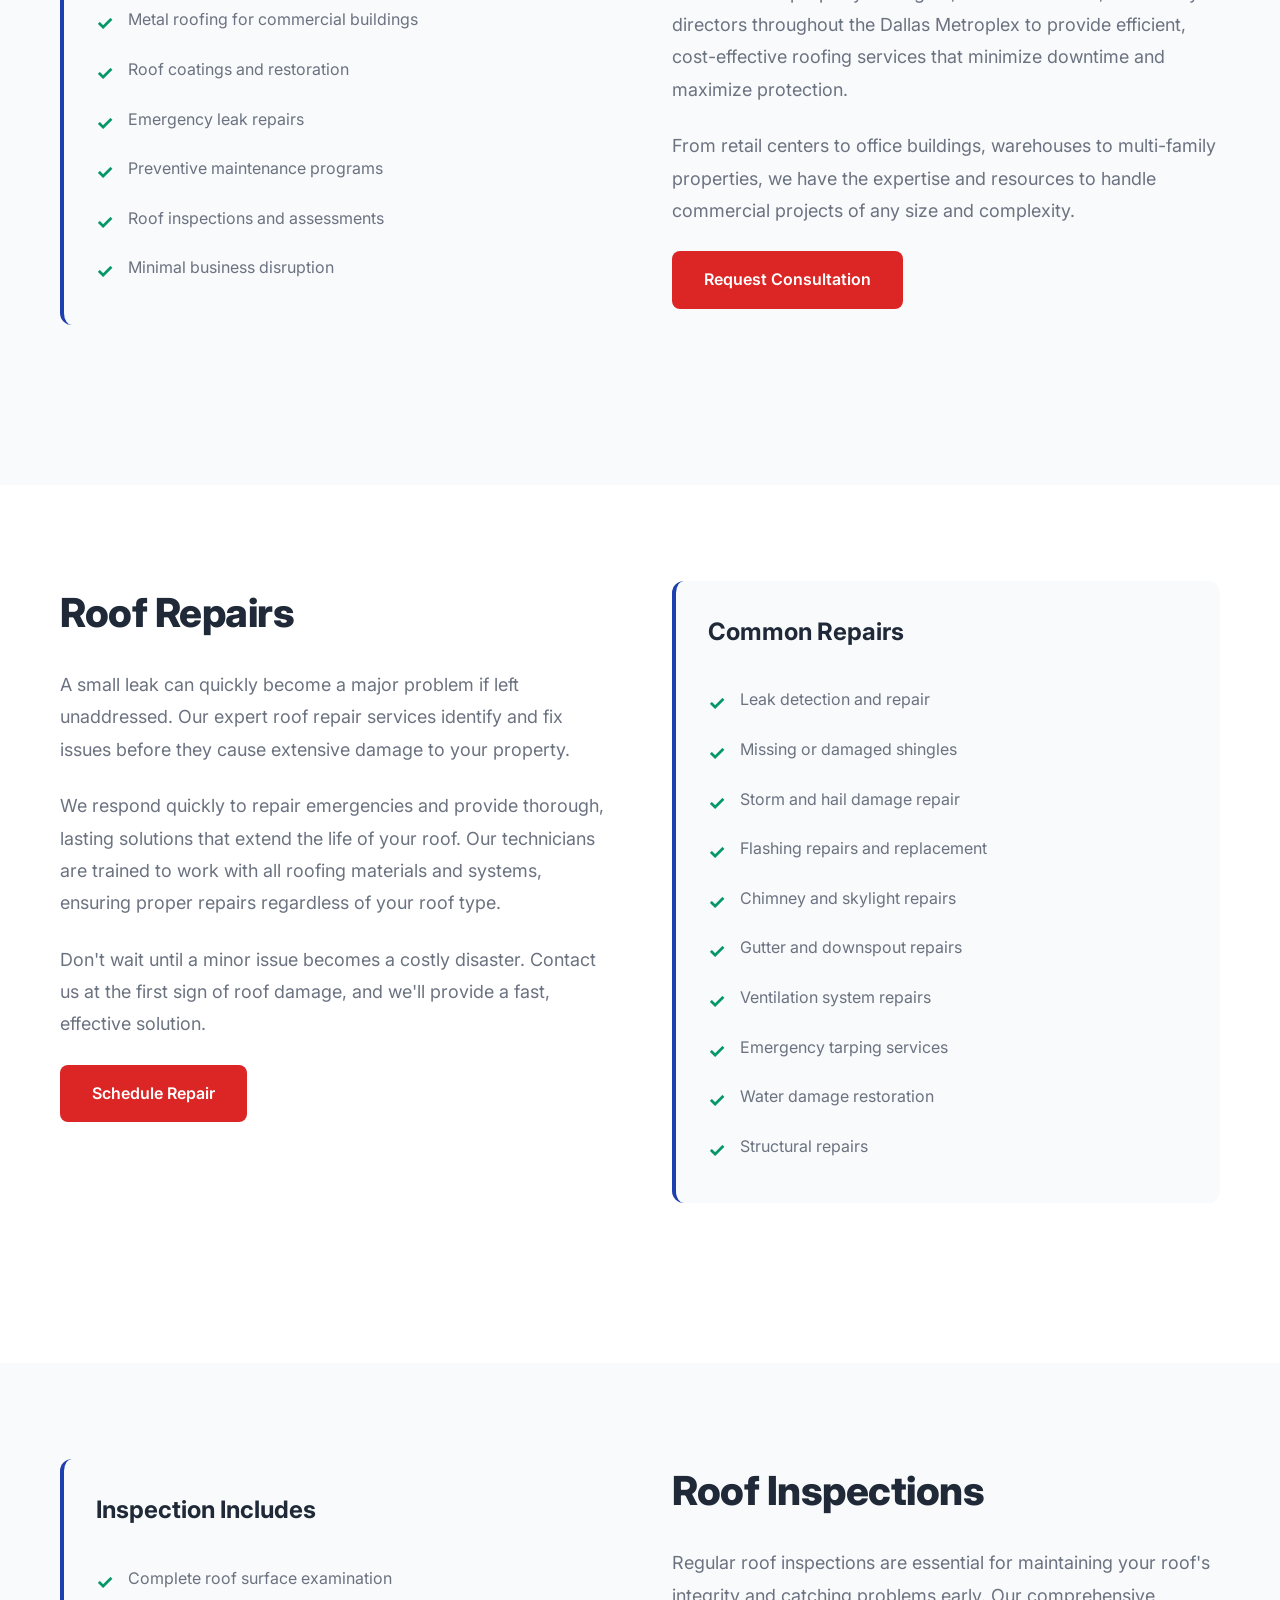
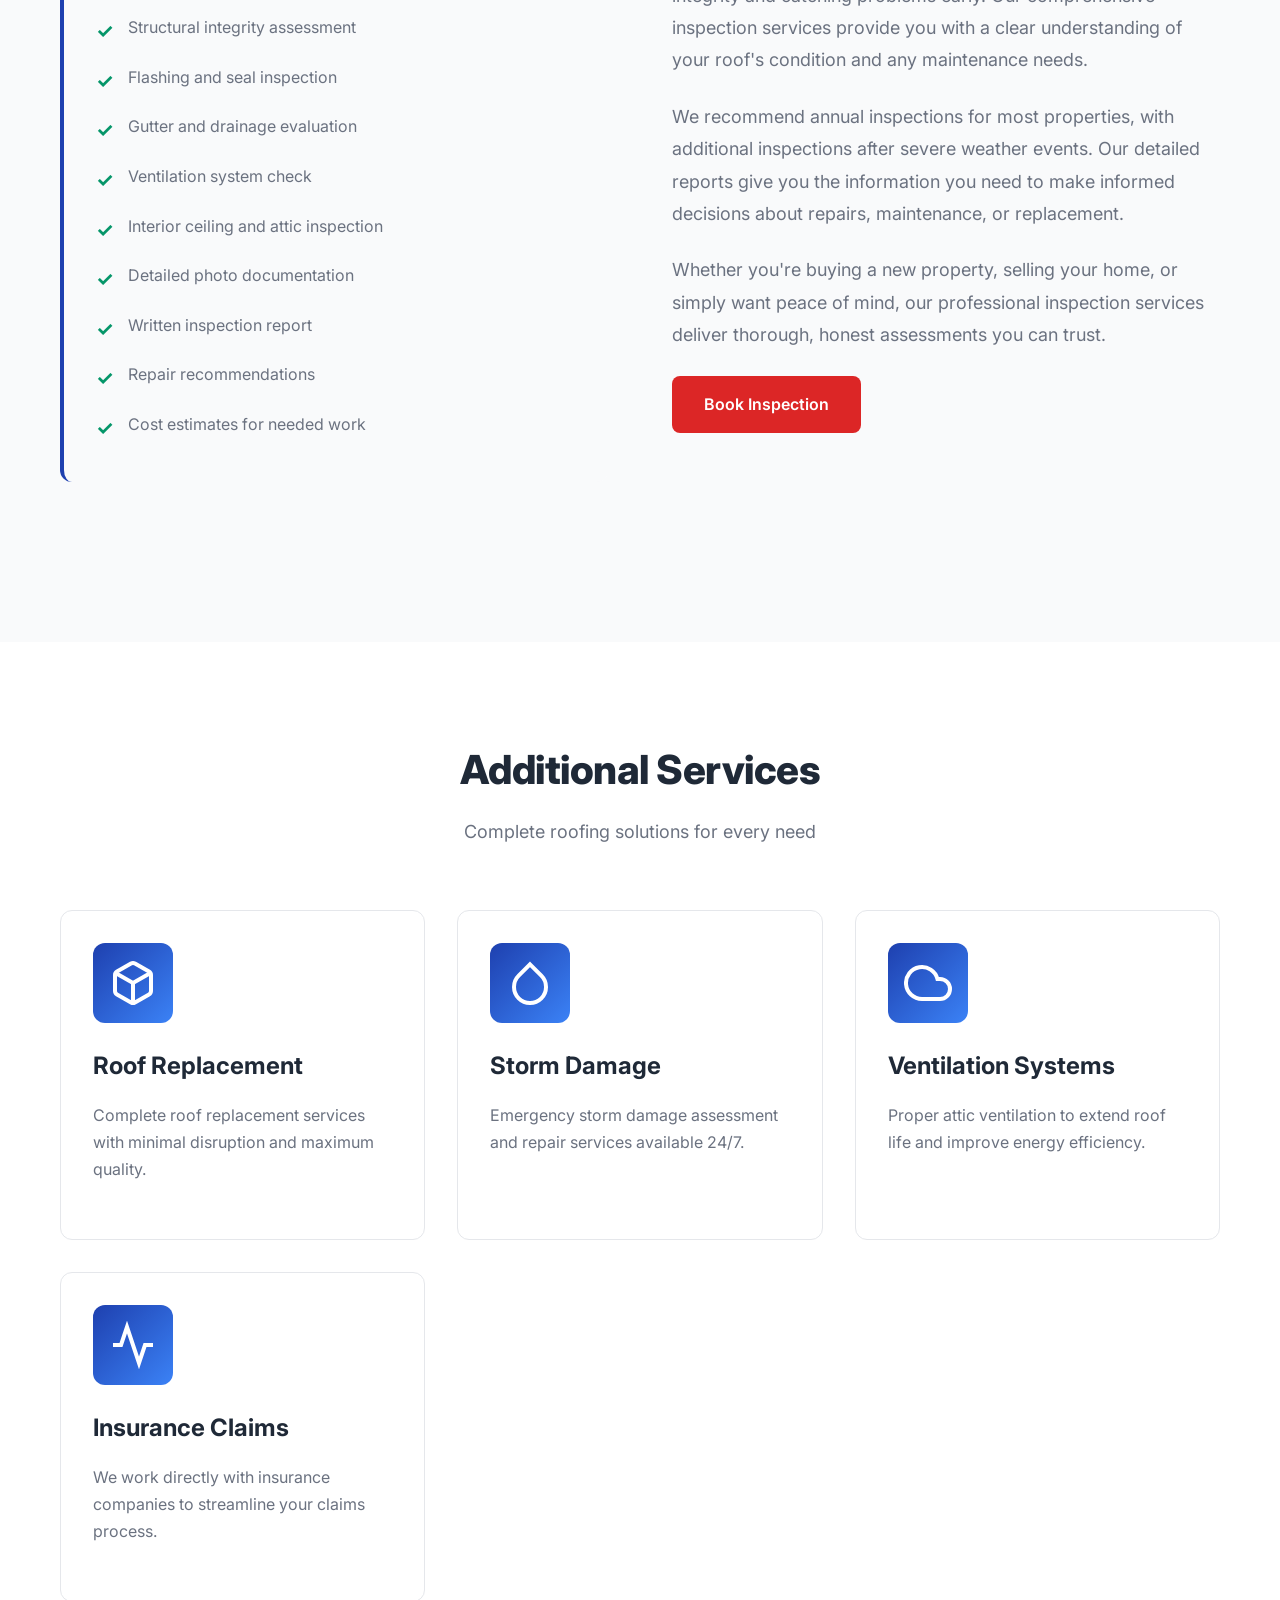
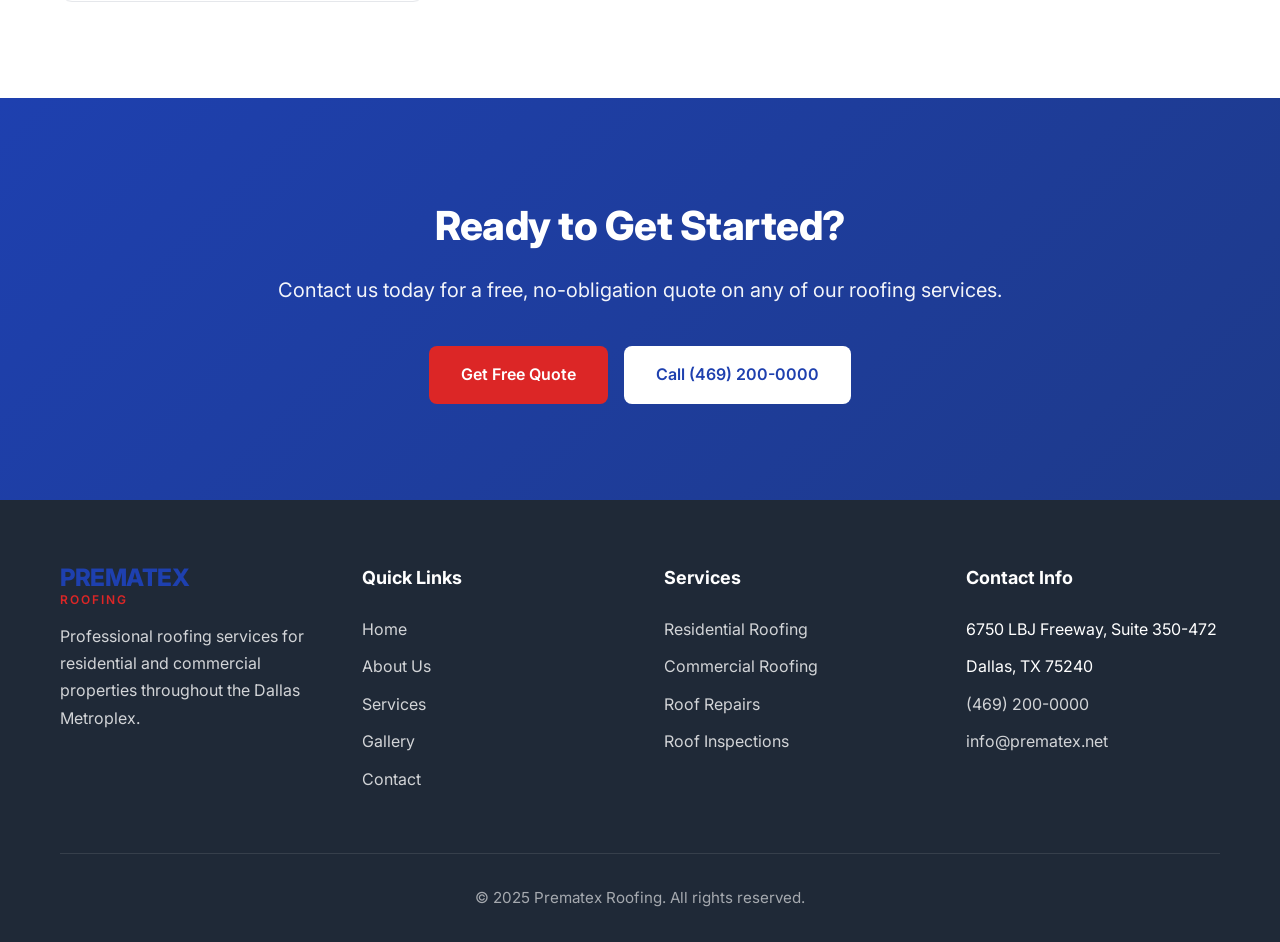
<file: services.html>
<!DOCTYPE html>
<html lang="en">
<head>
    <meta charset="UTF-8">
    <meta name="viewport" content="width=device-width, initial-scale=1.0">
    <meta name="description" content="Comprehensive roofing services in Dallas Metroplex - residential, commercial, repairs, replacements, and inspections by Prematex Roofing.">
    <title>Our Services | Prematex Roofing</title>
    <link rel="stylesheet" href="styles.css">
    <link rel="preconnect" href="https://fonts.googleapis.com">
    <link rel="preconnect" href="https://fonts.gstatic.com" crossorigin>
    <link href="https://fonts.googleapis.com/css2?family=Inter:wght@300;400;500;600;700;800&display=swap" rel="stylesheet">
</head>
<body>
    <!-- Navigation -->
    <nav class="navbar" id="navbar">
        <div class="container">
            <div class="nav-wrapper">
                <div class="logo">
                    <a href="index.html">
                        <span class="logo-text">PREMATEX</span>
                        <span class="logo-subtext">ROOFING</span>
                    </a>
                </div>
                <div class="nav-menu" id="navMenu">
                    <a href="index.html" class="nav-link">Home</a>
                    <a href="about.html" class="nav-link">About</a>
                    <a href="services.html" class="nav-link active">Services</a>
                    <a href="gallery.html" class="nav-link">Gallery</a>
                    <a href="contact.html" class="nav-link">Contact</a>
                    <a href="tel:+14692000000" class="nav-cta">Call Now</a>
                </div>
                <div class="hamburger" id="hamburger">
                    <span></span>
                    <span></span>
                    <span></span>
                </div>
            </div>
        </div>
    </nav>

    <!-- Page Header -->
    <section class="page-header">
        <div class="container">
            <h1>Our Roofing Services</h1>
            <p>Comprehensive solutions for all your roofing needs</p>
        </div>
    </section>

    <!-- Residential Roofing -->
    <section class="service-detail" id="residential">
        <div class="container">
            <div class="service-detail-grid">
                <div class="service-detail-content">
                    <h2>Residential Roofing</h2>
                    <p>Your home is your most valuable investment, and your roof is its first line of defense against the elements. At Prematex Roofing, we specialize in residential roofing solutions that combine durability, aesthetics, and value.</p>
                    <p>Whether you're building a new home, replacing an aging roof, or upgrading for better energy efficiency, our experienced team delivers exceptional results using premium materials from trusted manufacturers.</p>
                    <p>We understand that every home is unique, which is why we offer personalized consultations to help you choose the perfect roofing solution for your property, budget, and style preferences.</p>
                    <a href="contact.html" class="btn btn-primary">Get Free Quote</a>
                </div>
                <div class="service-features">
                    <h3>What We Offer</h3>
                    <ul>
                        <li>New roof installation</li>
                        <li>Roof replacement and re-roofing</li>
                        <li>Asphalt shingle roofing</li>
                        <li>Metal roofing systems</li>
                        <li>Tile and slate roofing</li>
                        <li>Energy-efficient roofing solutions</li>
                        <li>Storm damage restoration</li>
                        <li>Attic ventilation and insulation</li>
                        <li>Gutter installation and repair</li>
                        <li>Comprehensive warranties</li>
                    </ul>
                </div>
            </div>
        </div>
    </section>

    <!-- Commercial Roofing -->
    <section class="service-detail" id="commercial" style="background-color: var(--bg-light);">
        <div class="container">
            <div class="service-detail-grid">
                <div class="service-features">
                    <h3>What We Offer</h3>
                    <ul>
                        <li>Flat and low-slope roofing</li>
                        <li>TPO and EPDM membrane systems</li>
                        <li>Modified bitumen roofing</li>
                        <li>Built-up roofing (BUR)</li>
                        <li>Metal roofing for commercial buildings</li>
                        <li>Roof coatings and restoration</li>
                        <li>Emergency leak repairs</li>
                        <li>Preventive maintenance programs</li>
                        <li>Roof inspections and assessments</li>
                        <li>Minimal business disruption</li>
                    </ul>
                </div>
                <div class="service-detail-content">
                    <h2>Commercial Roofing</h2>
                    <p>Your commercial property requires a roofing system that can withstand the demands of daily business operations while protecting your assets, inventory, and employees. Prematex Roofing delivers commercial roofing solutions designed for longevity and performance.</p>
                    <p>We work with property managers, business owners, and facility directors throughout the Dallas Metroplex to provide efficient, cost-effective roofing services that minimize downtime and maximize protection.</p>
                    <p>From retail centers to office buildings, warehouses to multi-family properties, we have the expertise and resources to handle commercial projects of any size and complexity.</p>
                    <a href="contact.html" class="btn btn-primary">Request Consultation</a>
                </div>
            </div>
        </div>
    </section>

    <!-- Roof Repairs -->
    <section class="service-detail" id="repairs">
        <div class="container">
            <div class="service-detail-grid">
                <div class="service-detail-content">
                    <h2>Roof Repairs</h2>
                    <p>A small leak can quickly become a major problem if left unaddressed. Our expert roof repair services identify and fix issues before they cause extensive damage to your property.</p>
                    <p>We respond quickly to repair emergencies and provide thorough, lasting solutions that extend the life of your roof. Our technicians are trained to work with all roofing materials and systems, ensuring proper repairs regardless of your roof type.</p>
                    <p>Don't wait until a minor issue becomes a costly disaster. Contact us at the first sign of roof damage, and we'll provide a fast, effective solution.</p>
                    <a href="contact.html" class="btn btn-primary">Schedule Repair</a>
                </div>
                <div class="service-features">
                    <h3>Common Repairs</h3>
                    <ul>
                        <li>Leak detection and repair</li>
                        <li>Missing or damaged shingles</li>
                        <li>Storm and hail damage repair</li>
                        <li>Flashing repairs and replacement</li>
                        <li>Chimney and skylight repairs</li>
                        <li>Gutter and downspout repairs</li>
                        <li>Ventilation system repairs</li>
                        <li>Emergency tarping services</li>
                        <li>Water damage restoration</li>
                        <li>Structural repairs</li>
                    </ul>
                </div>
            </div>
        </div>
    </section>

    <!-- Roof Inspections -->
    <section class="service-detail" id="inspections" style="background-color: var(--bg-light);">
        <div class="container">
            <div class="service-detail-grid">
                <div class="service-features">
                    <h3>Inspection Includes</h3>
                    <ul>
                        <li>Complete roof surface examination</li>
                        <li>Structural integrity assessment</li>
                        <li>Flashing and seal inspection</li>
                        <li>Gutter and drainage evaluation</li>
                        <li>Ventilation system check</li>
                        <li>Interior ceiling and attic inspection</li>
                        <li>Detailed photo documentation</li>
                        <li>Written inspection report</li>
                        <li>Repair recommendations</li>
                        <li>Cost estimates for needed work</li>
                    </ul>
                </div>
                <div class="service-detail-content">
                    <h2>Roof Inspections</h2>
                    <p>Regular roof inspections are essential for maintaining your roof's integrity and catching problems early. Our comprehensive inspection services provide you with a clear understanding of your roof's condition and any maintenance needs.</p>
                    <p>We recommend annual inspections for most properties, with additional inspections after severe weather events. Our detailed reports give you the information you need to make informed decisions about repairs, maintenance, or replacement.</p>
                    <p>Whether you're buying a new property, selling your home, or simply want peace of mind, our professional inspection services deliver thorough, honest assessments you can trust.</p>
                    <a href="contact.html" class="btn btn-primary">Book Inspection</a>
                </div>
            </div>
        </div>
    </section>

    <!-- Additional Services -->
    <section class="services-overview">
        <div class="container">
            <div class="section-header">
                <h2>Additional Services</h2>
                <p>Complete roofing solutions for every need</p>
            </div>
            <div class="services-grid">
                <div class="service-card">
                    <div class="service-icon">
                        <svg width="48" height="48" viewBox="0 0 24 24" fill="none" stroke="currentColor" stroke-width="2">
                            <path d="M21 16V8a2 2 0 0 0-1-1.73l-7-4a2 2 0 0 0-2 0l-7 4A2 2 0 0 0 3 8v8a2 2 0 0 0 1 1.73l7 4a2 2 0 0 0 2 0l7-4A2 2 0 0 0 21 16z"></path>
                            <polyline points="3.27 6.96 12 12.01 20.73 6.96"></polyline>
                            <line x1="12" y1="22.08" x2="12" y2="12"></line>
                        </svg>
                    </div>
                    <h3>Roof Replacement</h3>
                    <p>Complete roof replacement services with minimal disruption and maximum quality.</p>
                </div>
                <div class="service-card">
                    <div class="service-icon">
                        <svg width="48" height="48" viewBox="0 0 24 24" fill="none" stroke="currentColor" stroke-width="2">
                            <path d="M12 2.69l5.66 5.66a8 8 0 1 1-11.31 0z"></path>
                        </svg>
                    </div>
                    <h3>Storm Damage</h3>
                    <p>Emergency storm damage assessment and repair services available 24/7.</p>
                </div>
                <div class="service-card">
                    <div class="service-icon">
                        <svg width="48" height="48" viewBox="0 0 24 24" fill="none" stroke="currentColor" stroke-width="2">
                            <path d="M18 10h-1.26A8 8 0 1 0 9 20h9a5 5 0 0 0 0-10z"></path>
                        </svg>
                    </div>
                    <h3>Ventilation Systems</h3>
                    <p>Proper attic ventilation to extend roof life and improve energy efficiency.</p>
                </div>
                <div class="service-card">
                    <div class="service-icon">
                        <svg width="48" height="48" viewBox="0 0 24 24" fill="none" stroke="currentColor" stroke-width="2">
                            <polyline points="22 12 18 12 15 21 9 3 6 12 2 12"></polyline>
                        </svg>
                    </div>
                    <h3>Insurance Claims</h3>
                    <p>We work directly with insurance companies to streamline your claims process.</p>
                </div>
            </div>
        </div>
    </section>

    <!-- CTA Section -->
    <section class="cta-section">
        <div class="container">
            <div class="cta-content">
                <h2>Ready to Get Started?</h2>
                <p>Contact us today for a free, no-obligation quote on any of our roofing services.</p>
                <div class="cta-buttons">
                    <a href="contact.html" class="btn btn-primary">Get Free Quote</a>
                    <a href="tel:+14692000000" class="btn btn-secondary">Call (469) 200-0000</a>
                </div>
            </div>
        </div>
    </section>

    <!-- Footer -->
    <footer class="footer">
        <div class="container">
            <div class="footer-content">
                <div class="footer-col">
                    <div class="footer-logo">
                        <span class="logo-text">PREMATEX</span>
                        <span class="logo-subtext">ROOFING</span>
                    </div>
                    <p>Professional roofing services for residential and commercial properties throughout the Dallas Metroplex.</p>
                </div>
                <div class="footer-col">
                    <h4>Quick Links</h4>
                    <ul>
                        <li><a href="index.html">Home</a></li>
                        <li><a href="about.html">About Us</a></li>
                        <li><a href="services.html">Services</a></li>
                        <li><a href="gallery.html">Gallery</a></li>
                        <li><a href="contact.html">Contact</a></li>
                    </ul>
                </div>
                <div class="footer-col">
                    <h4>Services</h4>
                    <ul>
                        <li><a href="services.html#residential">Residential Roofing</a></li>
                        <li><a href="services.html#commercial">Commercial Roofing</a></li>
                        <li><a href="services.html#repairs">Roof Repairs</a></li>
                        <li><a href="services.html#inspections">Roof Inspections</a></li>
                    </ul>
                </div>
                <div class="footer-col">
                    <h4>Contact Info</h4>
                    <ul>
                        <li>6750 LBJ Freeway, Suite 350-472</li>
                        <li>Dallas, TX 75240</li>
                        <li><a href="tel:+14692000000">(469) 200-0000</a></li>
                        <li><a href="mailto:info@prematex.net">info@prematex.net</a></li>
                    </ul>
                </div>
            </div>
            <div class="footer-bottom">
                <p>&copy; 2025 Prematex Roofing. All rights reserved.</p>
            </div>
        </div>
    </footer>

    <script src="script.js"></script>
</body>
</html>
</file>
<file: styles.css>
/* Reset and Base Styles */
* {
    margin: 0;
    padding: 0;
    box-sizing: border-box;
}

:root {
    --primary-color: #1e40af;
    --primary-dark: #1e3a8a;
    --secondary-color: #dc2626;
    --text-dark: #1f2937;
    --text-light: #6b7280;
    --bg-light: #f9fafb;
    --bg-white: #ffffff;
    --border-color: #e5e7eb;
    --success-color: #059669;
    --shadow-sm: 0 1px 2px 0 rgba(0, 0, 0, 0.05);
    --shadow-md: 0 4px 6px -1px rgba(0, 0, 0, 0.1);
    --shadow-lg: 0 10px 15px -3px rgba(0, 0, 0, 0.1);
    --shadow-xl: 0 20px 25px -5px rgba(0, 0, 0, 0.1);
}

body {
    font-family: 'Inter', -apple-system, BlinkMacSystemFont, 'Segoe UI', Roboto, sans-serif;
    line-height: 1.6;
    color: var(--text-dark);
    background-color: var(--bg-white);
}

.container {
    max-width: 1200px;
    margin: 0 auto;
    padding: 0 20px;
}

/* Navigation */
.navbar {
    background-color: var(--bg-white);
    box-shadow: var(--shadow-sm);
    position: sticky;
    top: 0;
    z-index: 1000;
    transition: all 0.3s ease;
}

.navbar.scrolled {
    box-shadow: var(--shadow-md);
}

.nav-wrapper {
    display: flex;
    justify-content: space-between;
    align-items: center;
    padding: 1rem 0;
}

.logo a {
    text-decoration: none;
    display: flex;
    flex-direction: column;
    line-height: 1.2;
}

.logo-text {
    font-size: 1.5rem;
    font-weight: 800;
    color: var(--primary-color);
    letter-spacing: -0.5px;
}

.logo-subtext {
    font-size: 0.75rem;
    font-weight: 600;
    color: var(--secondary-color);
    letter-spacing: 2px;
}

.nav-menu {
    display: flex;
    align-items: center;
    gap: 2rem;
}

.nav-link {
    text-decoration: none;
    color: var(--text-dark);
    font-weight: 500;
    font-size: 0.95rem;
    transition: color 0.3s ease;
    position: relative;
}

.nav-link:hover,
.nav-link.active {
    color: var(--primary-color);
}

.nav-link.active::after {
    content: '';
    position: absolute;
    bottom: -5px;
    left: 0;
    width: 100%;
    height: 2px;
    background-color: var(--primary-color);
}

.nav-cta {
    background-color: var(--secondary-color);
    color: white;
    padding: 0.6rem 1.5rem;
    border-radius: 6px;
    text-decoration: none;
    font-weight: 600;
    font-size: 0.95rem;
    transition: all 0.3s ease;
}

.nav-cta:hover {
    background-color: #b91c1c;
    transform: translateY(-2px);
    box-shadow: var(--shadow-md);
}

.hamburger {
    display: none;
    flex-direction: column;
    cursor: pointer;
    gap: 4px;
}

.hamburger span {
    width: 25px;
    height: 3px;
    background-color: var(--text-dark);
    transition: all 0.3s ease;
    border-radius: 2px;
}

/* Hero Section */
.hero {
    background: linear-gradient(135deg, #1e40af 0%, #1e3a8a 100%);
    color: white;
    padding: 8rem 0 6rem;
    position: relative;
    overflow: hidden;
}

.hero::before {
    content: '';
    position: absolute;
    top: 0;
    left: 0;
    right: 0;
    bottom: 0;
    background-image: url('data:image/svg+xml,<svg width="100" height="100" xmlns="http://www.w3.org/2000/svg"><defs><pattern id="grid" width="100" height="100" patternUnits="userSpaceOnUse"><path d="M 100 0 L 0 0 0 100" fill="none" stroke="rgba(255,255,255,0.05)" stroke-width="1"/></pattern></defs><rect width="100" height="100" fill="url(%23grid)"/></svg>');
    opacity: 0.3;
}

.hero-overlay {
    position: absolute;
    top: 0;
    left: 0;
    right: 0;
    bottom: 0;
    background: radial-gradient(circle at 30% 50%, rgba(59, 130, 246, 0.3) 0%, transparent 50%);
}

.hero-content {
    position: relative;
    z-index: 1;
    max-width: 800px;
    margin: 0 auto;
    text-align: center;
}

.hero-title {
    font-size: 3.5rem;
    font-weight: 800;
    line-height: 1.1;
    margin-bottom: 1.5rem;
    letter-spacing: -1px;
}

.hero-subtitle {
    font-size: 1.25rem;
    line-height: 1.6;
    margin-bottom: 2.5rem;
    opacity: 0.95;
    font-weight: 400;
}

.hero-cta {
    display: flex;
    gap: 1rem;
    justify-content: center;
    flex-wrap: wrap;
    margin-bottom: 3rem;
}

.btn {
    padding: 1rem 2rem;
    border-radius: 8px;
    text-decoration: none;
    font-weight: 600;
    font-size: 1rem;
    transition: all 0.3s ease;
    display: inline-flex;
    align-items: center;
    gap: 0.5rem;
    border: none;
    cursor: pointer;
}

.btn-primary {
    background-color: var(--secondary-color);
    color: white;
}

.btn-primary:hover {
    background-color: #b91c1c;
    transform: translateY(-2px);
    box-shadow: var(--shadow-lg);
}

.btn-secondary {
    background-color: white;
    color: var(--primary-color);
}

.btn-secondary:hover {
    background-color: var(--bg-light);
    transform: translateY(-2px);
    box-shadow: var(--shadow-lg);
}

.btn-full {
    width: 100%;
    justify-content: center;
}

.hero-trust {
    display: flex;
    gap: 2rem;
    justify-content: center;
    flex-wrap: wrap;
}

.trust-item {
    display: flex;
    align-items: center;
    gap: 0.5rem;
    font-size: 0.95rem;
}

.trust-item svg {
    flex-shrink: 0;
}

/* Services Overview */
.services-overview {
    padding: 6rem 0;
    background-color: var(--bg-white);
}

.section-header {
    text-align: center;
    margin-bottom: 4rem;
}

.section-header h2 {
    font-size: 2.5rem;
    font-weight: 800;
    color: var(--text-dark);
    margin-bottom: 1rem;
    letter-spacing: -0.5px;
}

.section-header p {
    font-size: 1.125rem;
    color: var(--text-light);
}

.services-grid {
    display: grid;
    grid-template-columns: repeat(auto-fit, minmax(280px, 1fr));
    gap: 2rem;
}

.service-card {
    background-color: var(--bg-white);
    border: 1px solid var(--border-color);
    border-radius: 12px;
    padding: 2rem;
    transition: all 0.3s ease;
}

.service-card:hover {
    transform: translateY(-5px);
    box-shadow: var(--shadow-xl);
    border-color: var(--primary-color);
}

.service-icon {
    width: 80px;
    height: 80px;
    background: linear-gradient(135deg, var(--primary-color), #3b82f6);
    border-radius: 12px;
    display: flex;
    align-items: center;
    justify-content: center;
    margin-bottom: 1.5rem;
}

.service-icon svg {
    color: white;
}

.service-card h3 {
    font-size: 1.5rem;
    font-weight: 700;
    margin-bottom: 1rem;
    color: var(--text-dark);
}

.service-card p {
    color: var(--text-light);
    margin-bottom: 1.5rem;
    line-height: 1.7;
}

.service-link {
    color: var(--primary-color);
    text-decoration: none;
    font-weight: 600;
    transition: all 0.3s ease;
}

.service-link:hover {
    color: var(--primary-dark);
    gap: 0.5rem;
}

/* Why Choose Us */
.why-choose {
    padding: 6rem 0;
    background-color: var(--bg-light);
}

.why-choose-content {
    display: grid;
    grid-template-columns: 1fr 1fr;
    gap: 4rem;
    align-items: center;
}

.why-choose-text h2 {
    font-size: 2.5rem;
    font-weight: 800;
    margin-bottom: 1.5rem;
    color: var(--text-dark);
    letter-spacing: -0.5px;
}

.lead {
    font-size: 1.125rem;
    color: var(--text-light);
    margin-bottom: 2rem;
    line-height: 1.7;
}

.features-list {
    display: flex;
    flex-direction: column;
    gap: 1.5rem;
    margin-bottom: 2rem;
}

.feature-item {
    display: flex;
    gap: 1rem;
    align-items: flex-start;
}

.feature-item svg {
    flex-shrink: 0;
    width: 24px;
    height: 24px;
    color: var(--success-color);
    margin-top: 2px;
}

.feature-item h4 {
    font-size: 1.125rem;
    font-weight: 600;
    margin-bottom: 0.25rem;
    color: var(--text-dark);
}

.feature-item p {
    color: var(--text-light);
    font-size: 0.95rem;
}

.why-choose-image {
    display: flex;
    align-items: center;
    justify-content: center;
}

.image-placeholder {
    width: 100%;
    height: 400px;
    background: linear-gradient(135deg, #e0e7ff 0%, #dbeafe 100%);
    border-radius: 12px;
    display: flex;
    align-items: center;
    justify-content: center;
}

.image-placeholder svg {
    color: var(--primary-color);
    opacity: 0.3;
}

/* Service Areas */
.service-areas {
    padding: 6rem 0;
    background-color: var(--bg-white);
}

.areas-grid {
    display: grid;
    grid-template-columns: repeat(auto-fit, minmax(150px, 1fr));
    gap: 1rem;
}

.area-item {
    background-color: var(--bg-light);
    padding: 1.5rem;
    text-align: center;
    border-radius: 8px;
    font-weight: 600;
    color: var(--text-dark);
    transition: all 0.3s ease;
    border: 2px solid transparent;
}

.area-item:hover {
    background-color: var(--primary-color);
    color: white;
    transform: translateY(-3px);
    box-shadow: var(--shadow-md);
}

/* Quote Section */
.quote-section {
    padding: 6rem 0;
    background: linear-gradient(135deg, #1e40af 0%, #1e3a8a 100%);
    color: white;
}

.quote-wrapper {
    display: grid;
    grid-template-columns: 1fr 1.5fr;
    gap: 4rem;
    align-items: start;
}

.quote-info h2 {
    font-size: 2.5rem;
    font-weight: 800;
    margin-bottom: 1rem;
    letter-spacing: -0.5px;
}

.quote-info p {
    font-size: 1.125rem;
    margin-bottom: 2rem;
    opacity: 0.95;
    line-height: 1.7;
}

.contact-methods {
    display: flex;
    flex-direction: column;
    gap: 1.5rem;
}

.contact-method {
    display: flex;
    gap: 1rem;
    align-items: flex-start;
}

.contact-method svg {
    flex-shrink: 0;
    margin-top: 2px;
}

.contact-method strong {
    display: block;
    font-size: 1rem;
    margin-bottom: 0.25rem;
}

.contact-method p {
    font-size: 1.125rem;
    margin: 0;
    opacity: 0.95;
}

.quote-form {
    background-color: white;
    padding: 2.5rem;
    border-radius: 12px;
    box-shadow: var(--shadow-xl);
}

.form-row {
    display: grid;
    grid-template-columns: 1fr 1fr;
    gap: 1.5rem;
    margin-bottom: 1.5rem;
}

.form-group {
    display: flex;
    flex-direction: column;
    margin-bottom: 1.5rem;
}

.form-group label {
    font-weight: 600;
    margin-bottom: 0.5rem;
    color: var(--text-dark);
    font-size: 0.95rem;
}

.form-group input,
.form-group select,
.form-group textarea {
    padding: 0.875rem;
    border: 1px solid var(--border-color);
    border-radius: 6px;
    font-size: 1rem;
    font-family: inherit;
    transition: all 0.3s ease;
}

.form-group input:focus,
.form-group select:focus,
.form-group textarea:focus {
    outline: none;
    border-color: var(--primary-color);
    box-shadow: 0 0 0 3px rgba(30, 64, 175, 0.1);
}

.form-group textarea {
    resize: vertical;
}

/* Footer */
.footer {
    background-color: var(--text-dark);
    color: white;
    padding: 4rem 0 2rem;
}

.footer-content {
    display: grid;
    grid-template-columns: repeat(auto-fit, minmax(250px, 1fr));
    gap: 3rem;
    margin-bottom: 3rem;
}

.footer-logo {
    display: flex;
    flex-direction: column;
    line-height: 1.2;
    margin-bottom: 1rem;
}

.footer-col h4 {
    font-size: 1.125rem;
    font-weight: 700;
    margin-bottom: 1.5rem;
}

.footer-col p {
    color: rgba(255, 255, 255, 0.8);
    line-height: 1.7;
}

.footer-col ul {
    list-style: none;
}

.footer-col ul li {
    margin-bottom: 0.75rem;
}

.footer-col ul li a {
    color: rgba(255, 255, 255, 0.8);
    text-decoration: none;
    transition: color 0.3s ease;
}

.footer-col ul li a:hover {
    color: white;
}

.footer-bottom {
    border-top: 1px solid rgba(255, 255, 255, 0.1);
    padding-top: 2rem;
    text-align: center;
}

.footer-bottom p {
    color: rgba(255, 255, 255, 0.6);
    font-size: 0.95rem;
}

/* Responsive Design */
@media (max-width: 968px) {
    .nav-menu {
        position: fixed;
        left: -100%;
        top: 70px;
        flex-direction: column;
        background-color: var(--bg-white);
        width: 100%;
        text-align: center;
        transition: 0.3s;
        box-shadow: var(--shadow-lg);
        padding: 2rem 0;
        gap: 1rem;
    }

    .nav-menu.active {
        left: 0;
    }

    .hamburger {
        display: flex;
    }

    .hamburger.active span:nth-child(1) {
        transform: rotate(45deg) translate(5px, 5px);
    }

    .hamburger.active span:nth-child(2) {
        opacity: 0;
    }

    .hamburger.active span:nth-child(3) {
        transform: rotate(-45deg) translate(7px, -6px);
    }

    .hero-title {
        font-size: 2.5rem;
    }

    .hero-subtitle {
        font-size: 1.125rem;
    }

    .why-choose-content {
        grid-template-columns: 1fr;
    }

    .quote-wrapper {
        grid-template-columns: 1fr;
    }

    .form-row {
        grid-template-columns: 1fr;
    }

    .section-header h2 {
        font-size: 2rem;
    }
}

@media (max-width: 640px) {
    .hero {
        padding: 5rem 0 4rem;
    }

    .hero-title {
        font-size: 2rem;
    }

    .hero-subtitle {
        font-size: 1rem;
    }

    .hero-cta {
        flex-direction: column;
    }

    .btn {
        width: 100%;
        justify-content: center;
    }

    .services-overview,
    .why-choose,
    .service-areas,
    .quote-section {
        padding: 4rem 0;
    }

    .section-header h2 {
        font-size: 1.75rem;
    }

    .quote-form {
        padding: 1.5rem;
    }
}

/* Page Header */
.page-header {
    background: linear-gradient(135deg, #1e40af 0%, #1e3a8a 100%);
    color: white;
    padding: 5rem 0 3rem;
    text-align: center;
}

.page-header h1 {
    font-size: 3rem;
    font-weight: 800;
    margin-bottom: 1rem;
    letter-spacing: -1px;
}

.page-header p {
    font-size: 1.25rem;
    opacity: 0.95;
}

/* About Content */
.about-content {
    padding: 6rem 0;
    background-color: var(--bg-white);
}

.about-grid {
    display: grid;
    grid-template-columns: 1.2fr 1fr;
    gap: 4rem;
    align-items: center;
}

.about-text h2 {
    font-size: 2.5rem;
    font-weight: 800;
    margin-bottom: 1.5rem;
    color: var(--text-dark);
    letter-spacing: -0.5px;
}

.about-text p {
    font-size: 1.125rem;
    line-height: 1.8;
    color: var(--text-light);
    margin-bottom: 1.5rem;
}

/* Our Values */
.our-values {
    padding: 6rem 0;
    background-color: var(--bg-light);
}

.values-grid {
    display: grid;
    grid-template-columns: repeat(auto-fit, minmax(280px, 1fr));
    gap: 2rem;
}

.value-card {
    background-color: var(--bg-white);
    padding: 2.5rem;
    border-radius: 12px;
    text-align: center;
    transition: all 0.3s ease;
    border: 1px solid var(--border-color);
}

.value-card:hover {
    transform: translateY(-5px);
    box-shadow: var(--shadow-xl);
    border-color: var(--primary-color);
}

.value-icon {
    width: 80px;
    height: 80px;
    background: linear-gradient(135deg, var(--primary-color), #3b82f6);
    border-radius: 50%;
    display: flex;
    align-items: center;
    justify-content: center;
    margin: 0 auto 1.5rem;
}

.value-icon svg {
    color: white;
}

.value-card h3 {
    font-size: 1.5rem;
    font-weight: 700;
    margin-bottom: 1rem;
    color: var(--text-dark);
}

.value-card p {
    color: var(--text-light);
    line-height: 1.7;
}

/* Why Different */
.why-different {
    padding: 6rem 0;
    background-color: var(--bg-white);
}

.different-grid {
    display: grid;
    grid-template-columns: repeat(auto-fit, minmax(350px, 1fr));
    gap: 3rem;
}

.different-item {
    position: relative;
    padding-left: 5rem;
}

.different-number {
    position: absolute;
    left: 0;
    top: 0;
    font-size: 3rem;
    font-weight: 800;
    color: var(--primary-color);
    opacity: 0.2;
    line-height: 1;
}

.different-item h3 {
    font-size: 1.5rem;
    font-weight: 700;
    margin-bottom: 0.75rem;
    color: var(--text-dark);
}

.different-item p {
    color: var(--text-light);
    line-height: 1.7;
}

/* CTA Section */
.cta-section {
    padding: 6rem 0;
    background: linear-gradient(135deg, #1e40af 0%, #1e3a8a 100%);
    color: white;
}

.cta-content {
    text-align: center;
    max-width: 800px;
    margin: 0 auto;
}

.cta-content h2 {
    font-size: 2.5rem;
    font-weight: 800;
    margin-bottom: 1rem;
    letter-spacing: -0.5px;
}

.cta-content p {
    font-size: 1.25rem;
    margin-bottom: 2.5rem;
    opacity: 0.95;
}

.cta-buttons {
    display: flex;
    gap: 1rem;
    justify-content: center;
    flex-wrap: wrap;
}

/* Service Detail Page */
.service-detail {
    padding: 6rem 0;
    background-color: var(--bg-white);
}

.service-detail-grid {
    display: grid;
    grid-template-columns: 1fr 1fr;
    gap: 4rem;
    margin-bottom: 4rem;
}

.service-detail-content h2 {
    font-size: 2.5rem;
    font-weight: 800;
    margin-bottom: 1.5rem;
    color: var(--text-dark);
    letter-spacing: -0.5px;
}

.service-detail-content p {
    font-size: 1.125rem;
    line-height: 1.8;
    color: var(--text-light);
    margin-bottom: 1.5rem;
}

.service-features {
    background-color: var(--bg-light);
    padding: 2rem;
    border-radius: 12px;
    border-left: 4px solid var(--primary-color);
}

.service-features h3 {
    font-size: 1.5rem;
    font-weight: 700;
    margin-bottom: 1.5rem;
    color: var(--text-dark);
}

.service-features ul {
    list-style: none;
}

.service-features ul li {
    padding: 0.75rem 0;
    padding-left: 2rem;
    position: relative;
    color: var(--text-light);
    line-height: 1.6;
}

.service-features ul li::before {
    content: '✓';
    position: absolute;
    left: 0;
    color: var(--success-color);
    font-weight: bold;
    font-size: 1.25rem;
}

/* Gallery Page */
.gallery-grid {
    display: grid;
    grid-template-columns: repeat(auto-fill, minmax(300px, 1fr));
    gap: 2rem;
    padding: 6rem 0;
}

.gallery-item {
    position: relative;
    overflow: hidden;
    border-radius: 12px;
    aspect-ratio: 4/3;
    background: linear-gradient(135deg, #e0e7ff 0%, #dbeafe 100%);
    display: flex;
    align-items: center;
    justify-content: center;
    transition: all 0.3s ease;
}

.gallery-item:hover {
    transform: scale(1.05);
    box-shadow: var(--shadow-xl);
}

.gallery-item svg {
    color: var(--primary-color);
    opacity: 0.3;
}

.gallery-caption {
    position: absolute;
    bottom: 0;
    left: 0;
    right: 0;
    background: linear-gradient(to top, rgba(0,0,0,0.8), transparent);
    color: white;
    padding: 1.5rem;
    transform: translateY(100%);
    transition: transform 0.3s ease;
}

.gallery-item:hover .gallery-caption {
    transform: translateY(0);
}

.gallery-caption h3 {
    font-size: 1.125rem;
    font-weight: 600;
    margin-bottom: 0.25rem;
}

.gallery-caption p {
    font-size: 0.875rem;
    opacity: 0.9;
}

/* Contact Page */
.contact-section {
    padding: 6rem 0;
    background-color: var(--bg-white);
}

.contact-grid {
    display: grid;
    grid-template-columns: 1fr 1.5fr;
    gap: 4rem;
}

.contact-info-card {
    background-color: var(--bg-light);
    padding: 2.5rem;
    border-radius: 12px;
    height: fit-content;
}

.contact-info-card h2 {
    font-size: 2rem;
    font-weight: 800;
    margin-bottom: 1.5rem;
    color: var(--text-dark);
}

.contact-info-item {
    display: flex;
    gap: 1rem;
    margin-bottom: 2rem;
    align-items: flex-start;
}

.contact-info-item svg {
    flex-shrink: 0;
    color: var(--primary-color);
    margin-top: 2px;
}

.contact-info-item div h3 {
    font-size: 1.125rem;
    font-weight: 600;
    margin-bottom: 0.5rem;
    color: var(--text-dark);
}

.contact-info-item div p {
    color: var(--text-light);
    line-height: 1.6;
}

.contact-info-item div a {
    color: var(--primary-color);
    text-decoration: none;
    font-weight: 500;
}

.contact-info-item div a:hover {
    text-decoration: underline;
}

.contact-form-wrapper {
    background-color: var(--bg-white);
    border: 1px solid var(--border-color);
    padding: 2.5rem;
    border-radius: 12px;
}

.contact-form-wrapper h2 {
    font-size: 2rem;
    font-weight: 800;
    margin-bottom: 1.5rem;
    color: var(--text-dark);
}

/* Responsive adjustments */
@media (max-width: 968px) {
    .page-header h1 {
        font-size: 2.5rem;
    }

    .about-grid,
    .service-detail-grid,
    .contact-grid {
        grid-template-columns: 1fr;
    }

    .different-grid {
        grid-template-columns: 1fr;
    }

    .cta-content h2 {
        font-size: 2rem;
    }

    .cta-buttons {
        flex-direction: column;
    }

    .cta-buttons .btn {
        width: 100%;
    }
}

@media (max-width: 640px) {
    .page-header {
        padding: 4rem 0 2rem;
    }

    .page-header h1 {
        font-size: 2rem;
    }

    .about-content,
    .our-values,
    .why-different,
    .cta-section,
    .service-detail,
    .contact-section {
        padding: 4rem 0;
    }

    .about-text h2,
    .service-detail-content h2,
    .cta-content h2 {
        font-size: 1.75rem;
    }

    .different-item {
        padding-left: 4rem;
    }

    .different-number {
        font-size: 2.5rem;
    }

    .gallery-grid {
        grid-template-columns: 1fr;
        padding: 4rem 0;
    }
}

/* Gallery Section */
.gallery-section {
    padding: 6rem 0;
    background-color: var(--bg-white);
}

/* Testimonials Section */
.testimonials-section {
    padding: 6rem 0;
    background-color: var(--bg-light);
}

.testimonials-grid {
    display: grid;
    grid-template-columns: repeat(auto-fit, minmax(300px, 1fr));
    gap: 2rem;
}

.testimonial-card {
    background-color: var(--bg-white);
    padding: 2.5rem;
    border-radius: 12px;
    box-shadow: var(--shadow-md);
    transition: all 0.3s ease;
}

.testimonial-card:hover {
    transform: translateY(-5px);
    box-shadow: var(--shadow-xl);
}

.testimonial-stars {
    color: #fbbf24;
    font-size: 1.5rem;
    margin-bottom: 1rem;
}

.testimonial-text {
    font-size: 1.125rem;
    line-height: 1.7;
    color: var(--text-light);
    margin-bottom: 1.5rem;
    font-style: italic;
}

.testimonial-author {
    display: flex;
    flex-direction: column;
    gap: 0.25rem;
}

.testimonial-author strong {
    color: var(--text-dark);
    font-size: 1.125rem;
}

.testimonial-author span {
    color: var(--text-light);
    font-size: 0.95rem;
}
</file>
